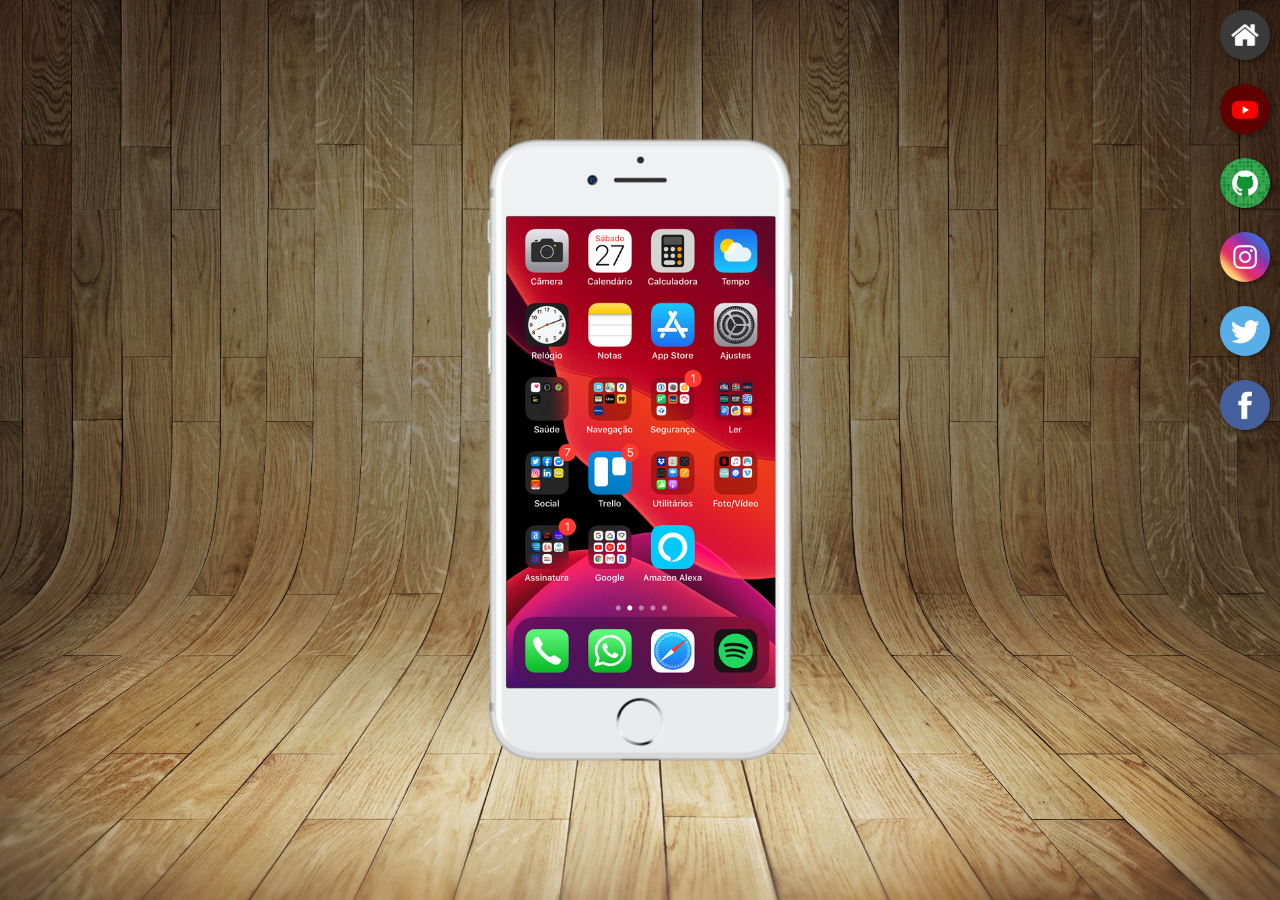
<file: index.html>
<!DOCTYPE html>
<html lang="pt-br">
<head>
    <meta charset="UTF-8">
    <meta name="viewport" content="width=device-width, initial-scale=1.0">
    <link rel="shortcut icon" href="favicon.ico" type="image/x-icon">
    <link rel="stylesheet" href="styles/style.css">
    <title>Projeto Redes Sociais</title>
</head>
<body>
    <main>
        <section id="telefone">
            <iframe src="home.html" name="tela" id="tela" frameborder="0"></iframe>
        </section>

        <section id="redes-sociais">
            <a href="home.html" target="tela"><img src="imagens/logo-home.jpg" alt="home"></a> <br>
            <a href="youtube.html" target="tela"><img src="imagens/logo-youtube.jpg" alt="youtube"></a> <br>
            <a href="github.html" target="tela"><img src="imagens/logo-github.jpg" alt="github"></a> <br>
            <a href="instagram.html" target="tela"><img src="imagens/logo-instagram.jpg" alt="instagram"></a> <br>
            <a href="twitter.html" target="tela"><img src="imagens/logo-twitter.jpg" alt="twitter"></a> <br>
            <a href="facebook.html" target="tela"><img src="imagens/logo-facebook.jpg" alt="facebook"></a> <br>
        </section>
    </main>
</body>
</html>
</file>
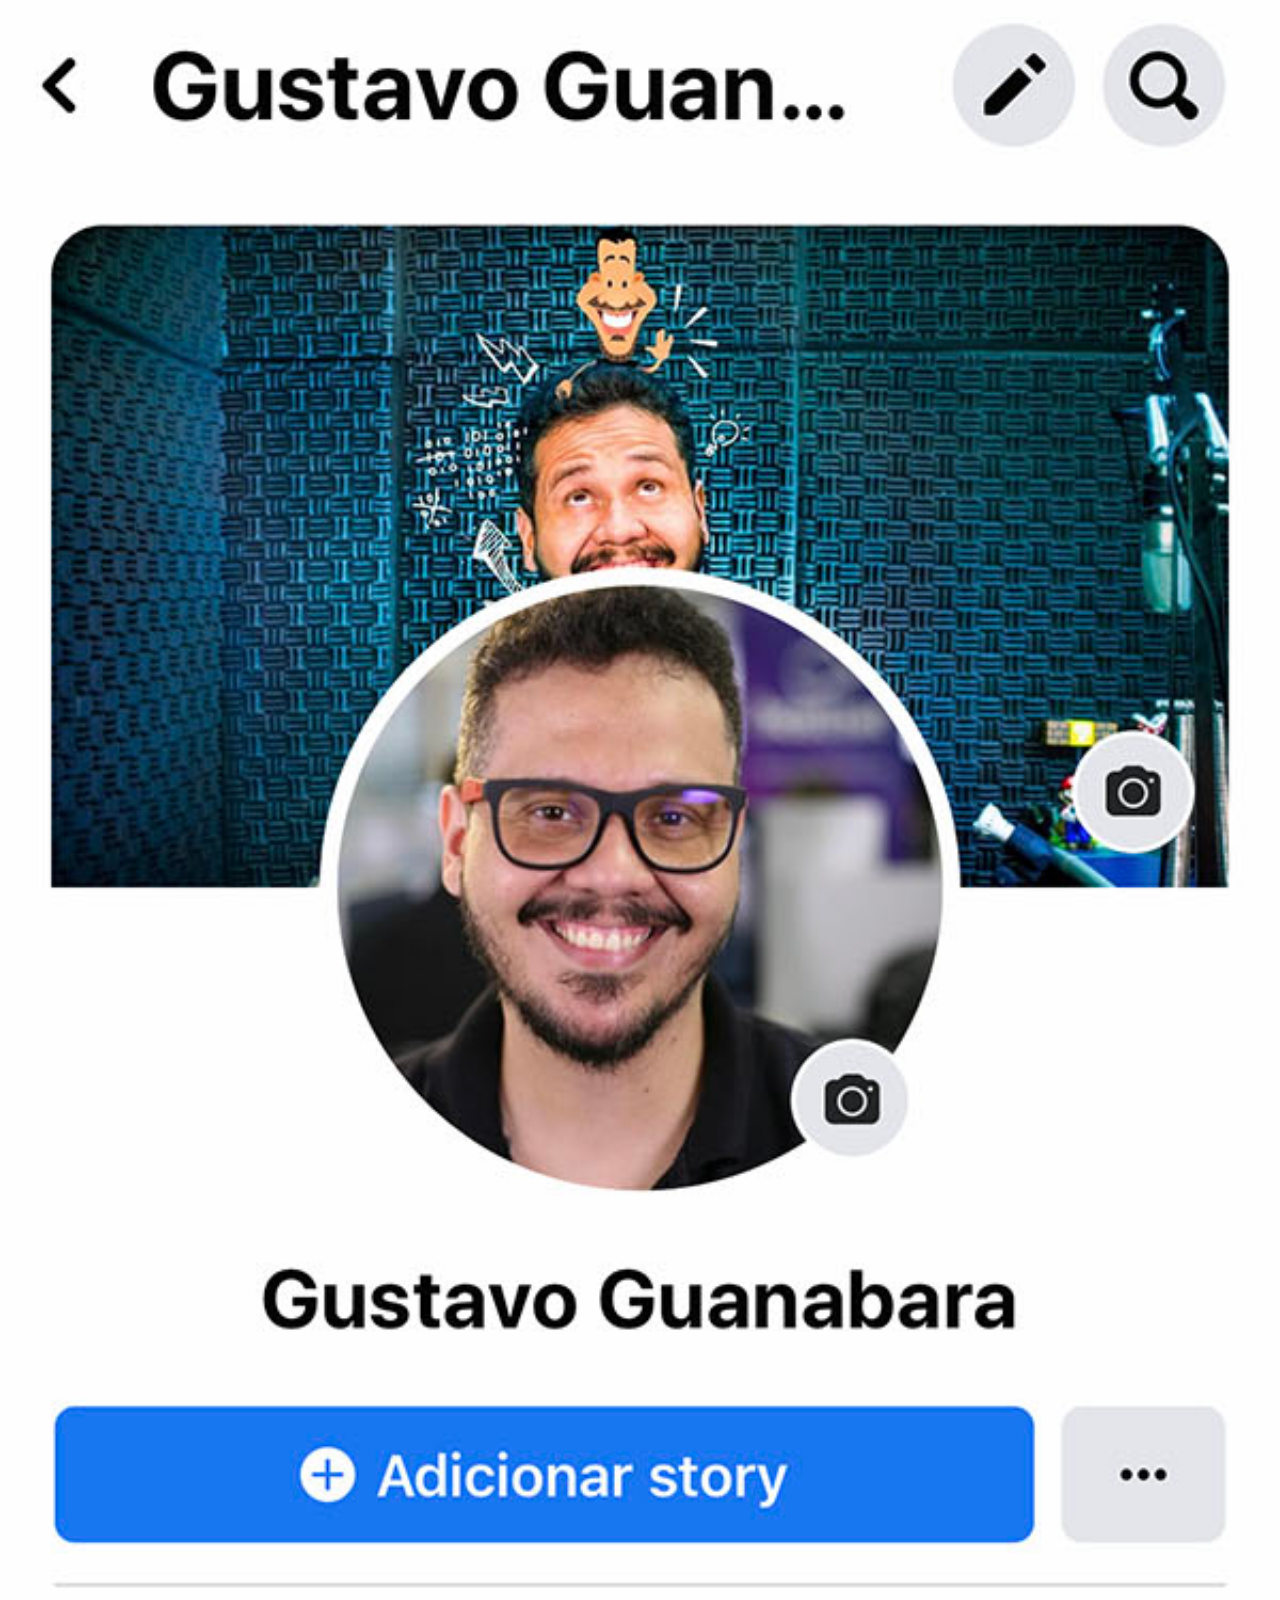
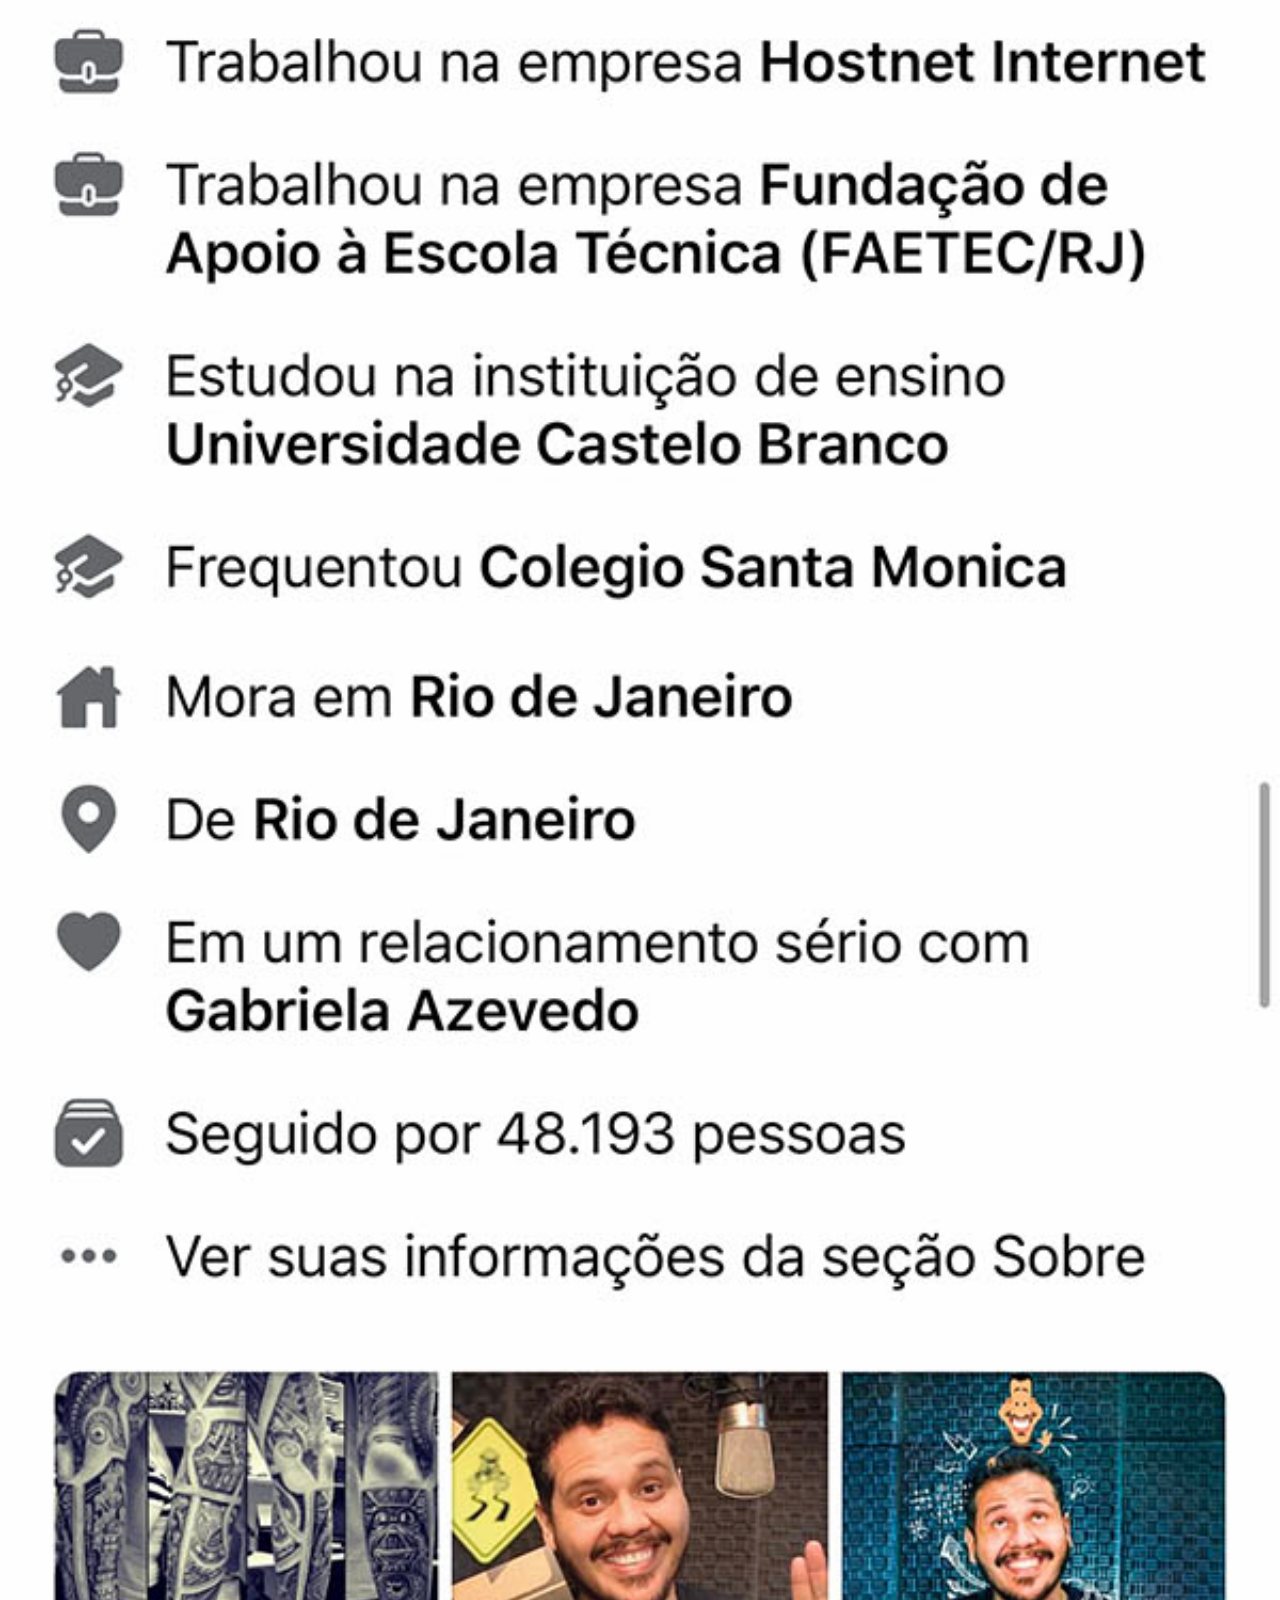
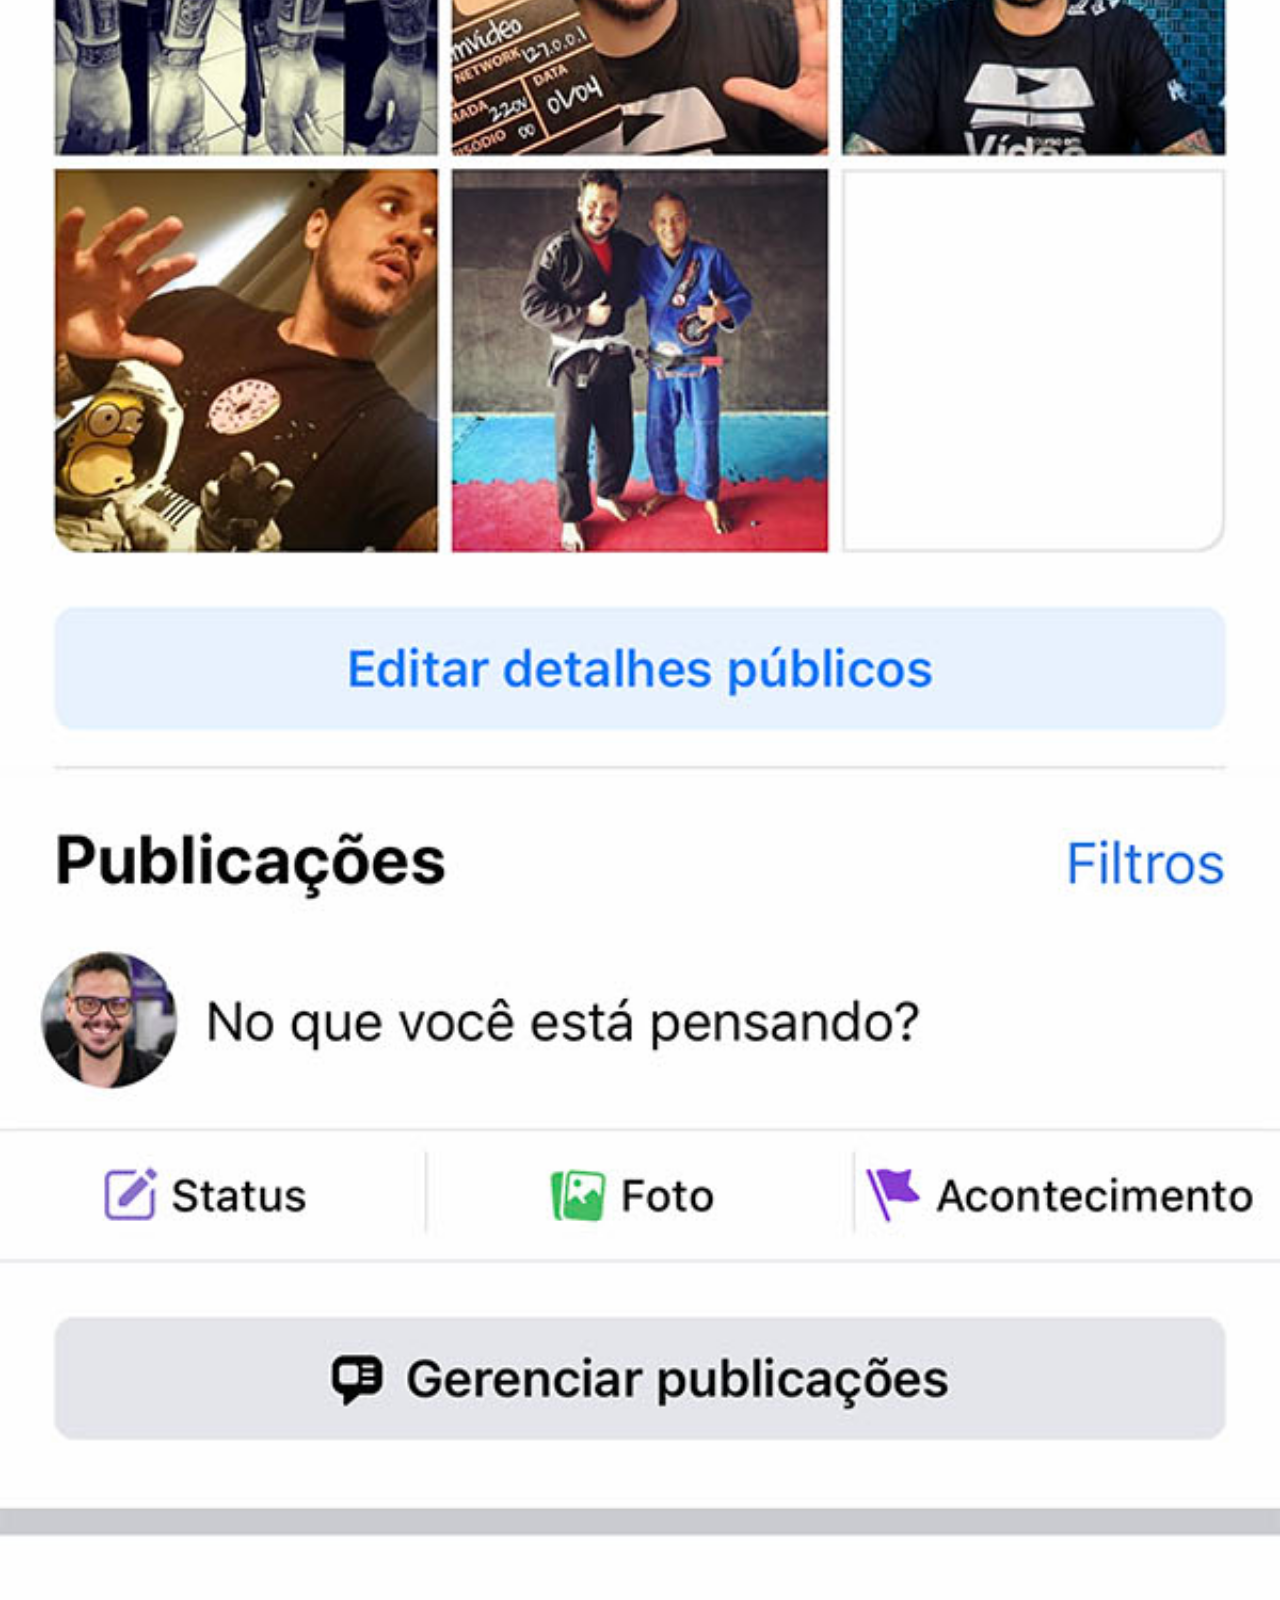
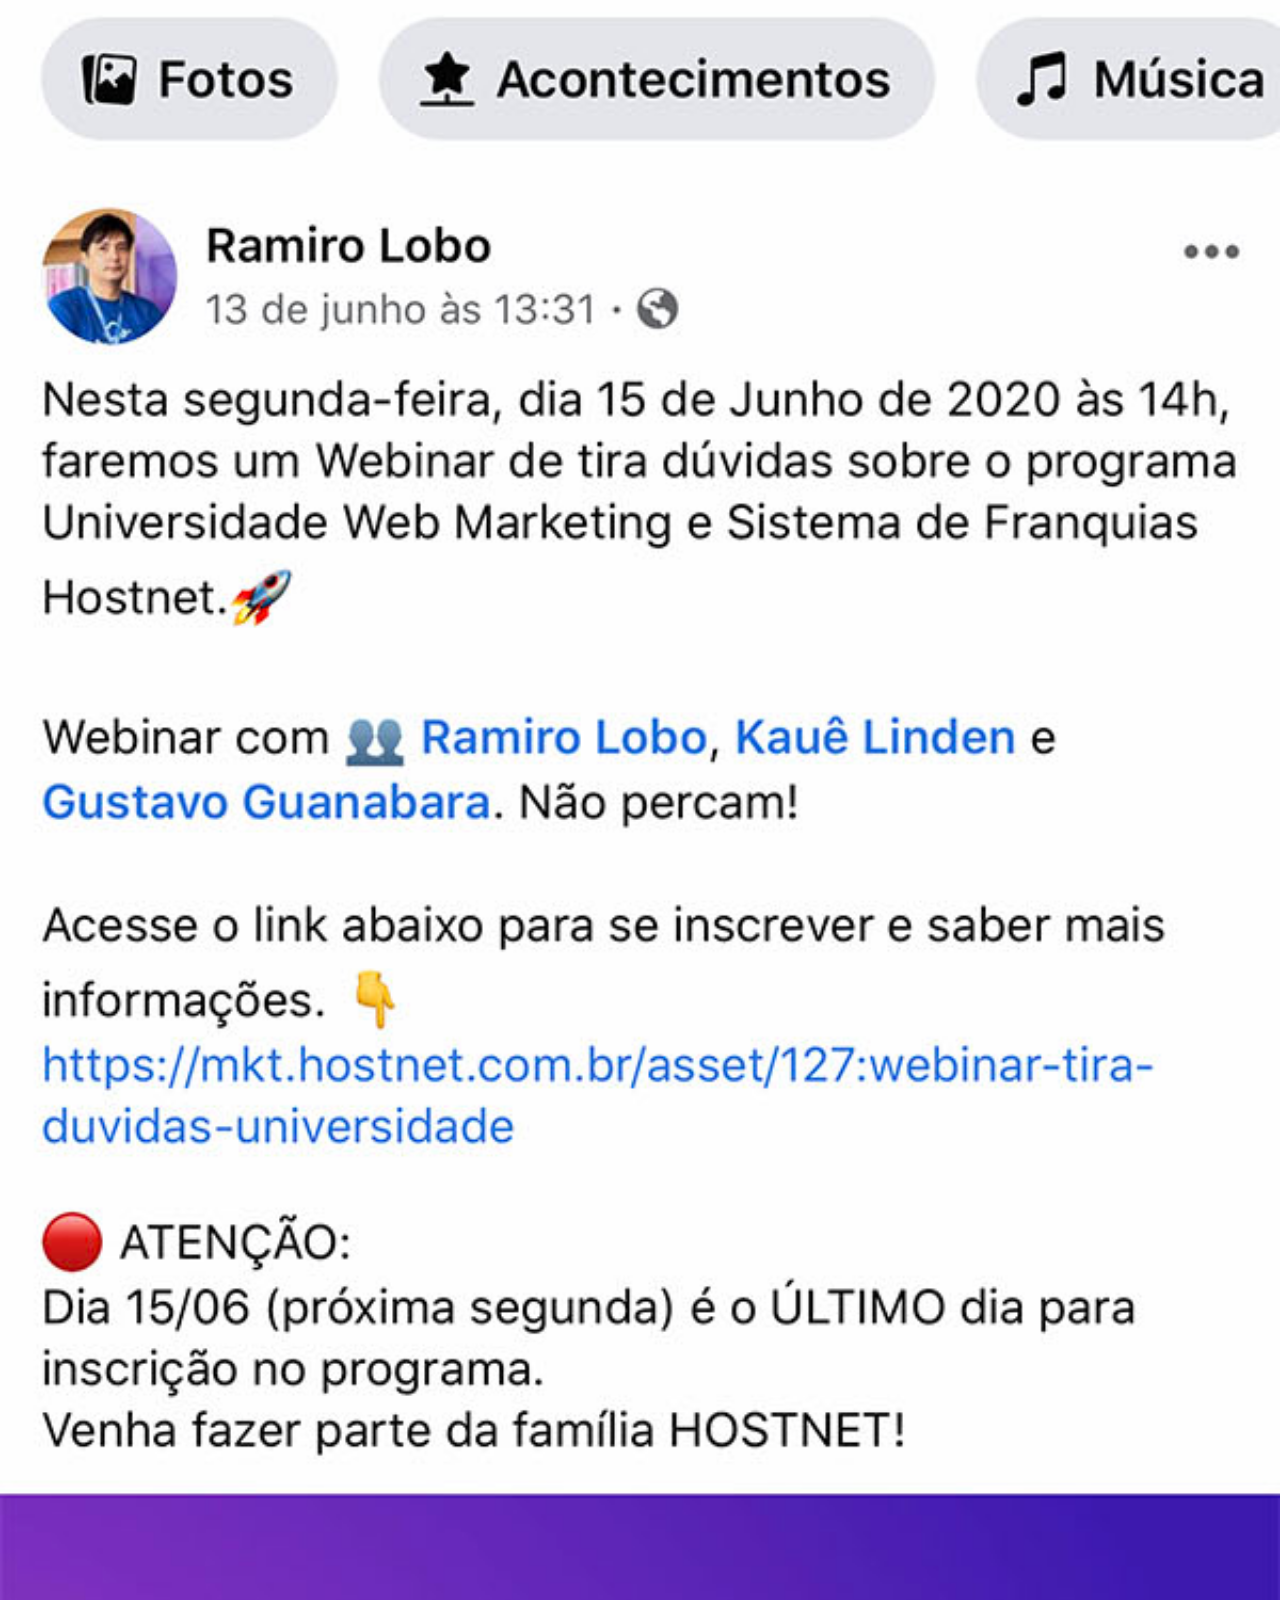
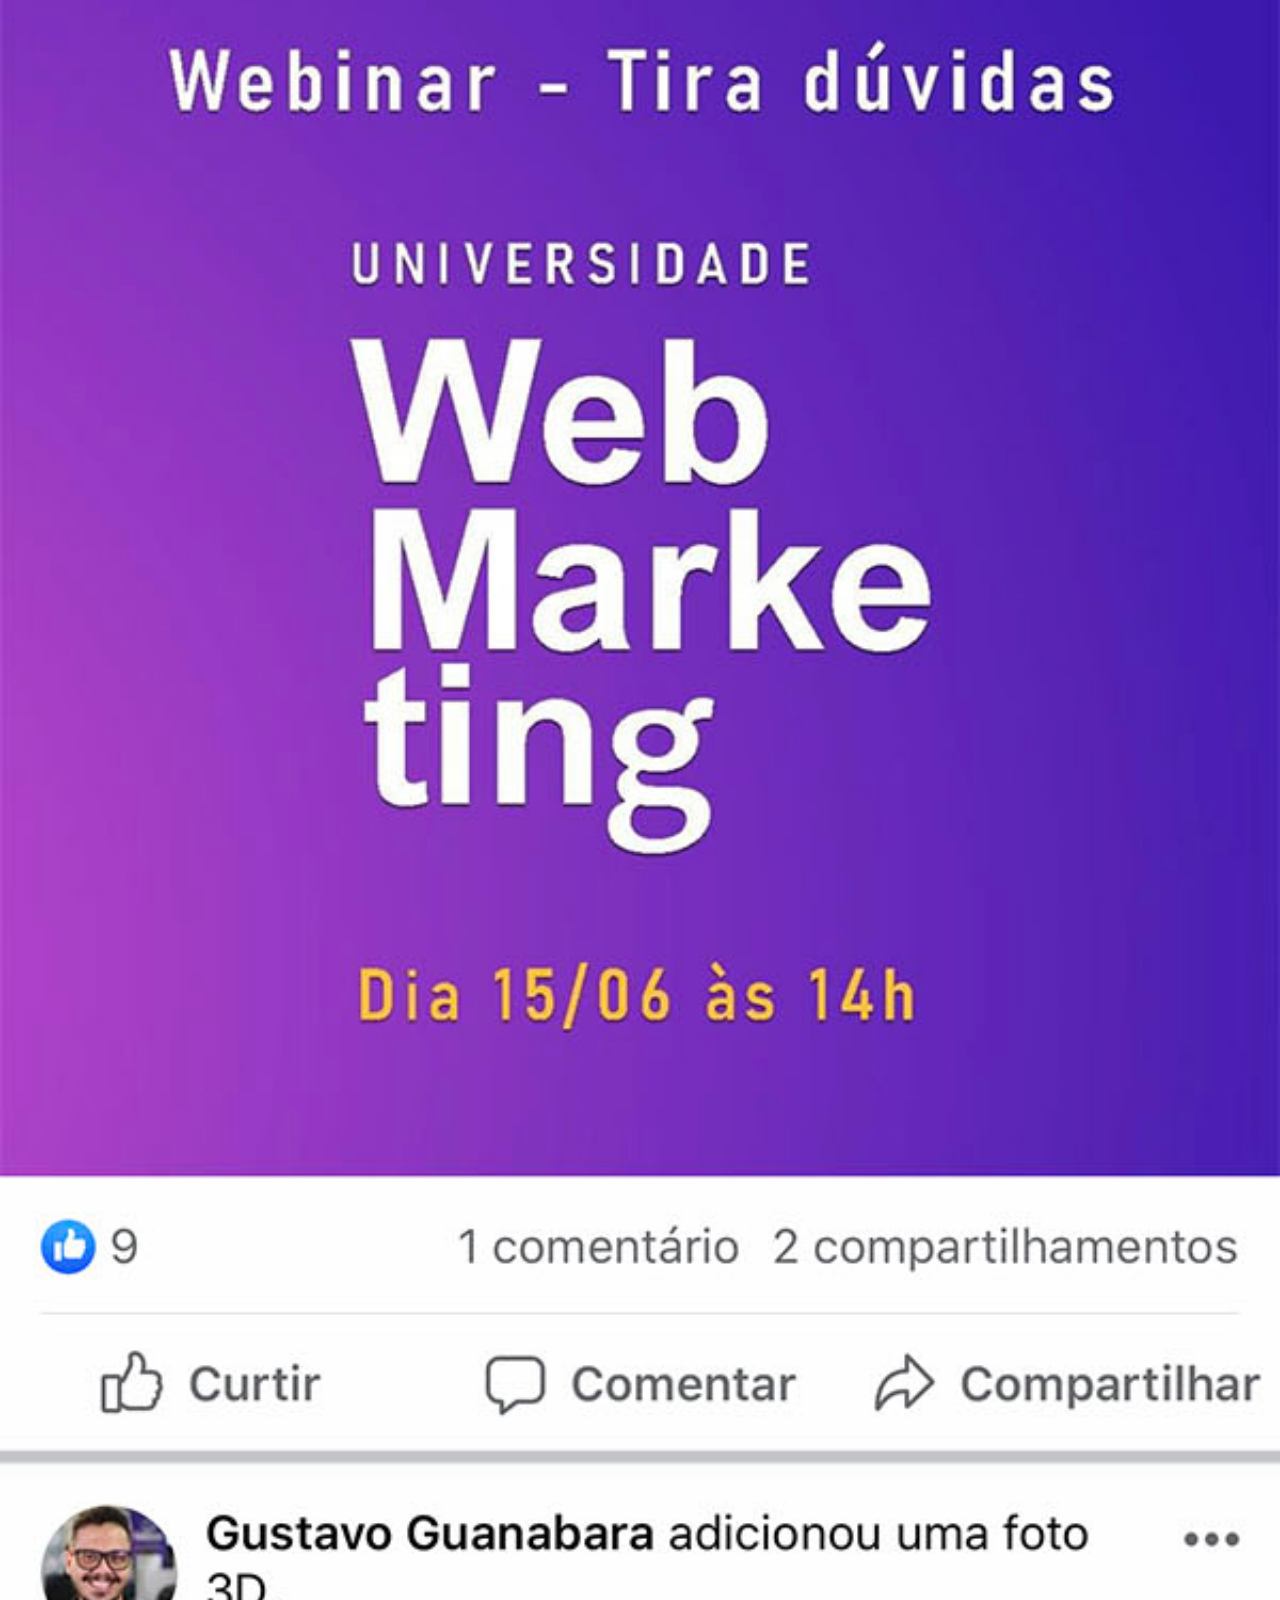
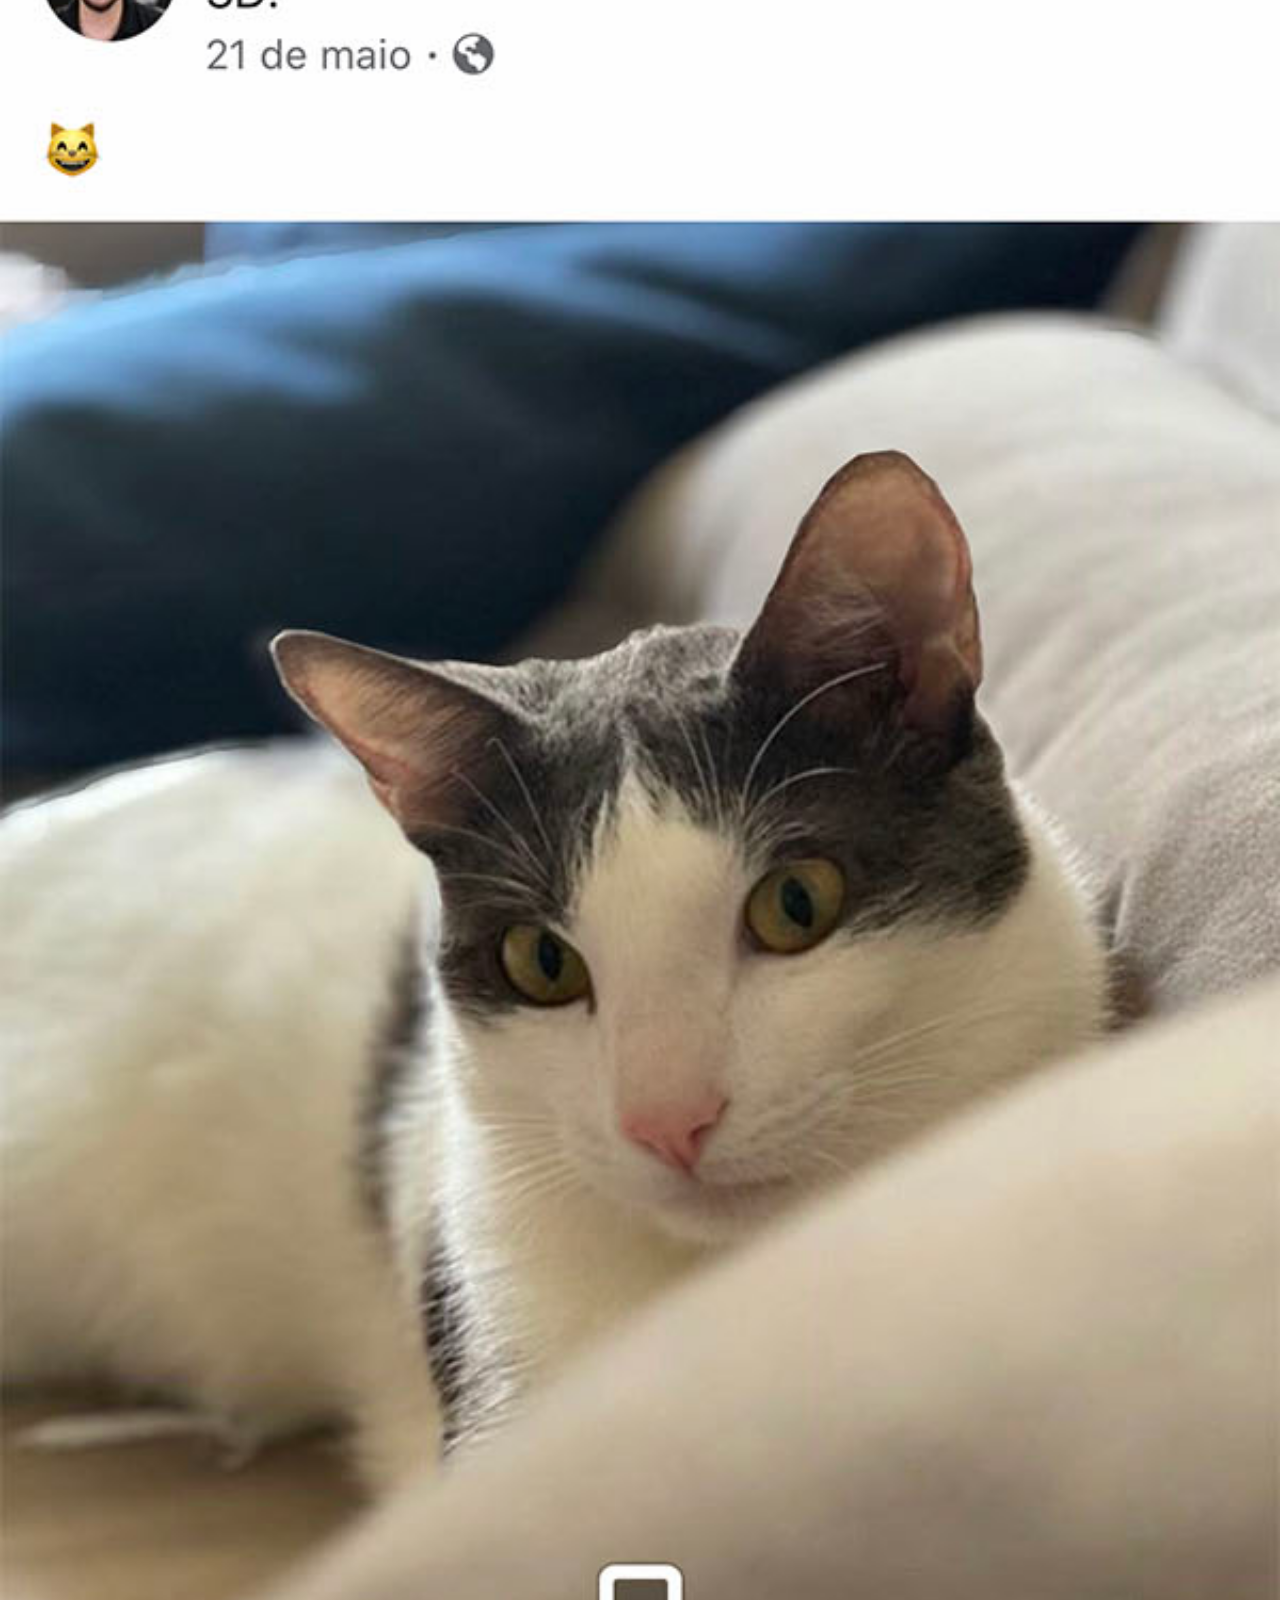
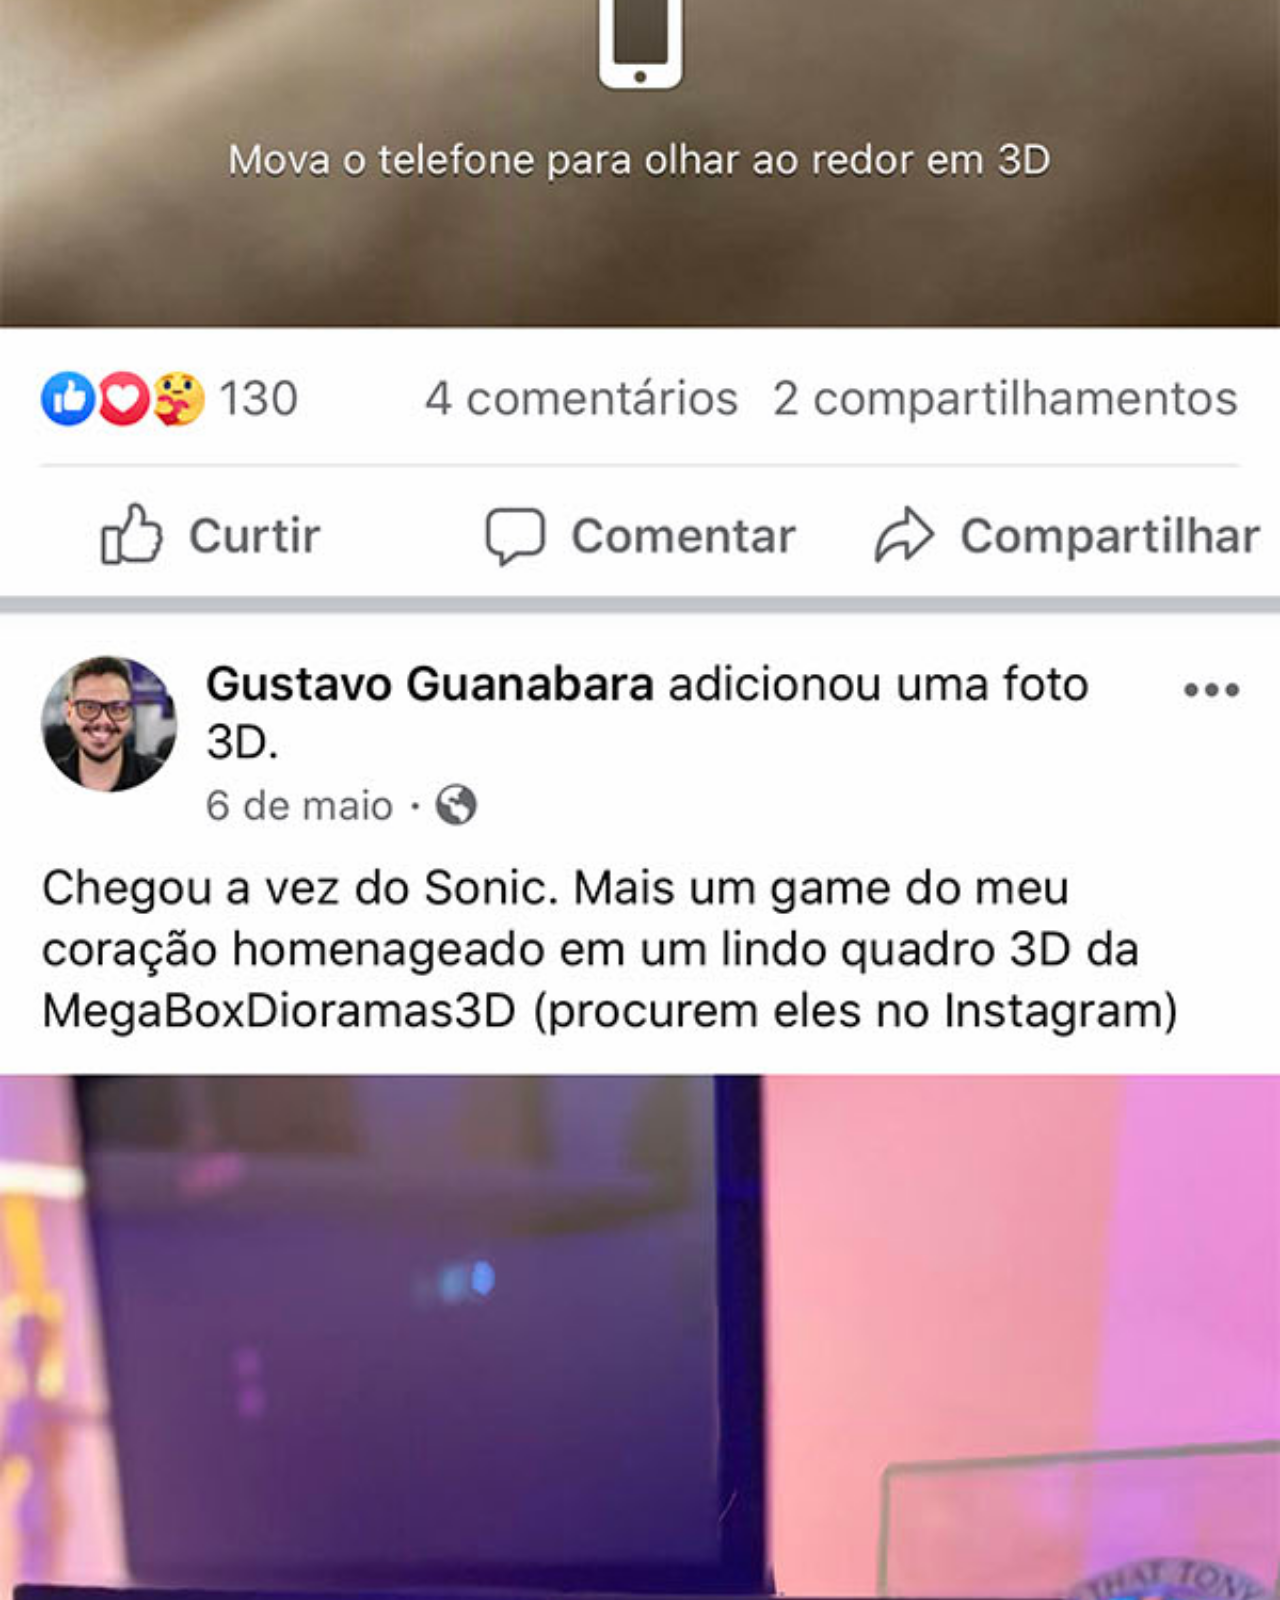
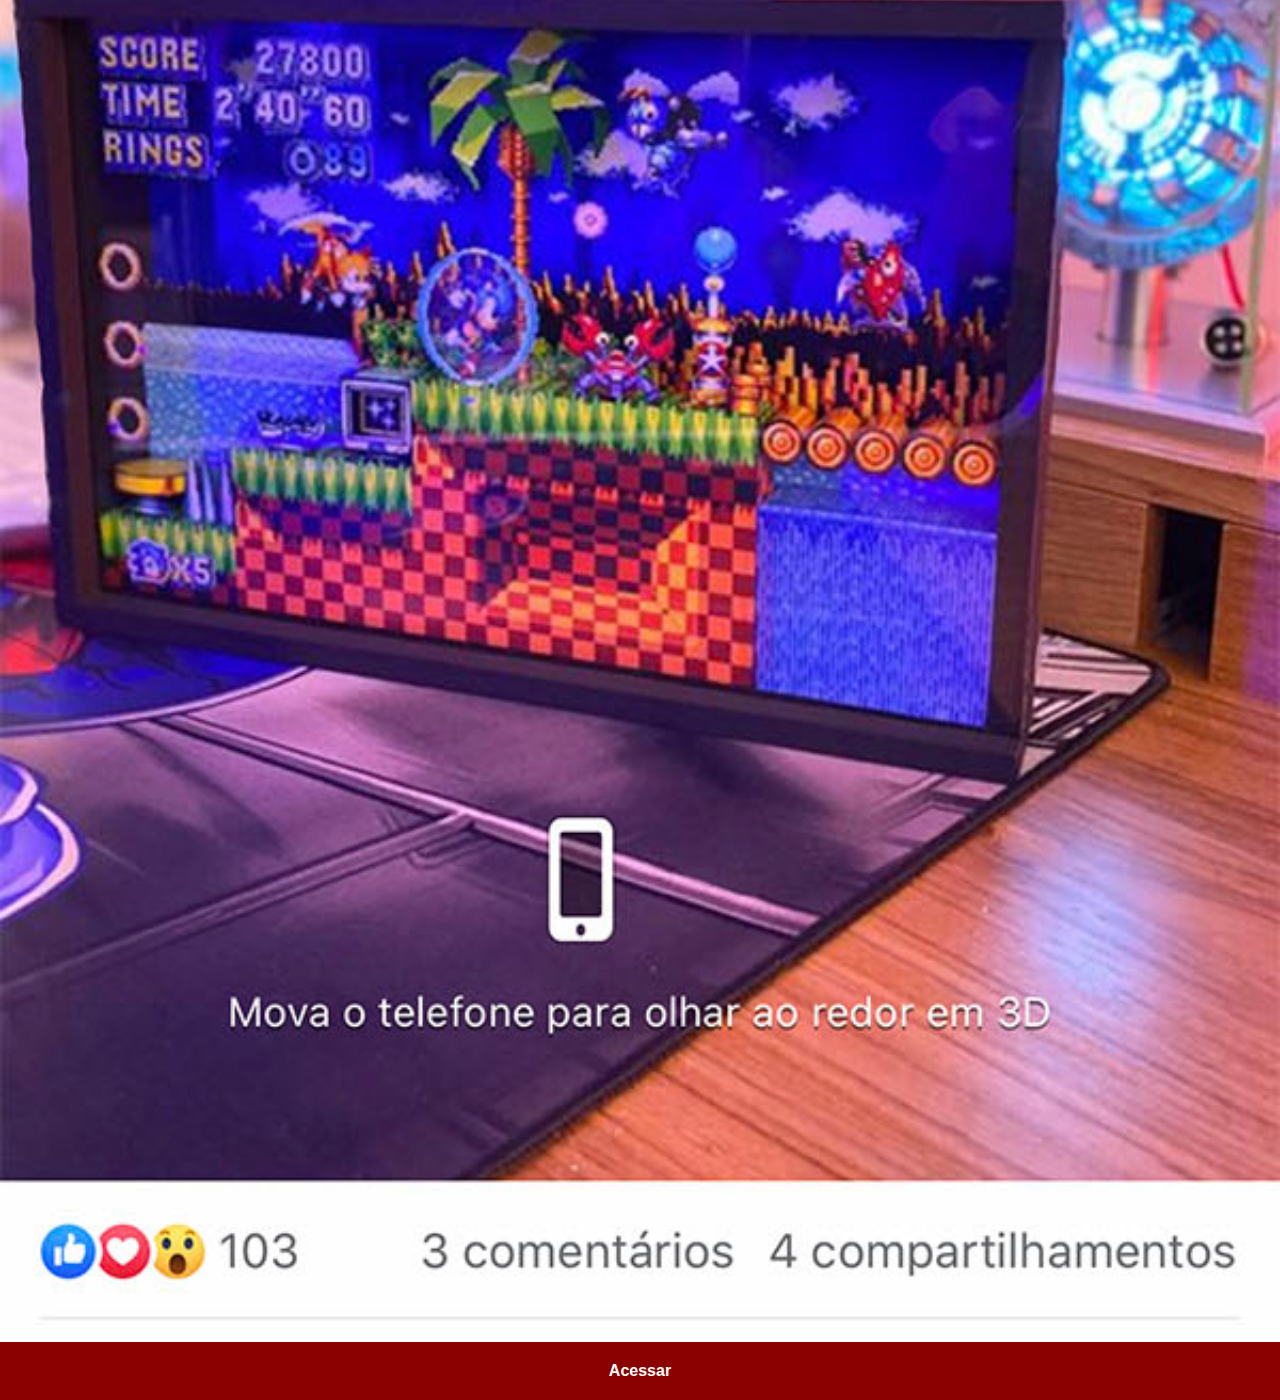
<file: facebook.html>
<!DOCTYPE html>
<html lang="en">
<head>
    <meta charset="UTF-8">
    <meta name="viewport" content="width=device-width, initial-scale=1.0">
    <title>facebook</title>

     <link rel="stylesheet" href="styles/social.css">
</head>
<body>
    <img src="imagens/tela-facebook.jpg" alt="">
    <a href="https://www.facebook.com/" target="_blank">Acessar</a>
</body>
</html>
</file>
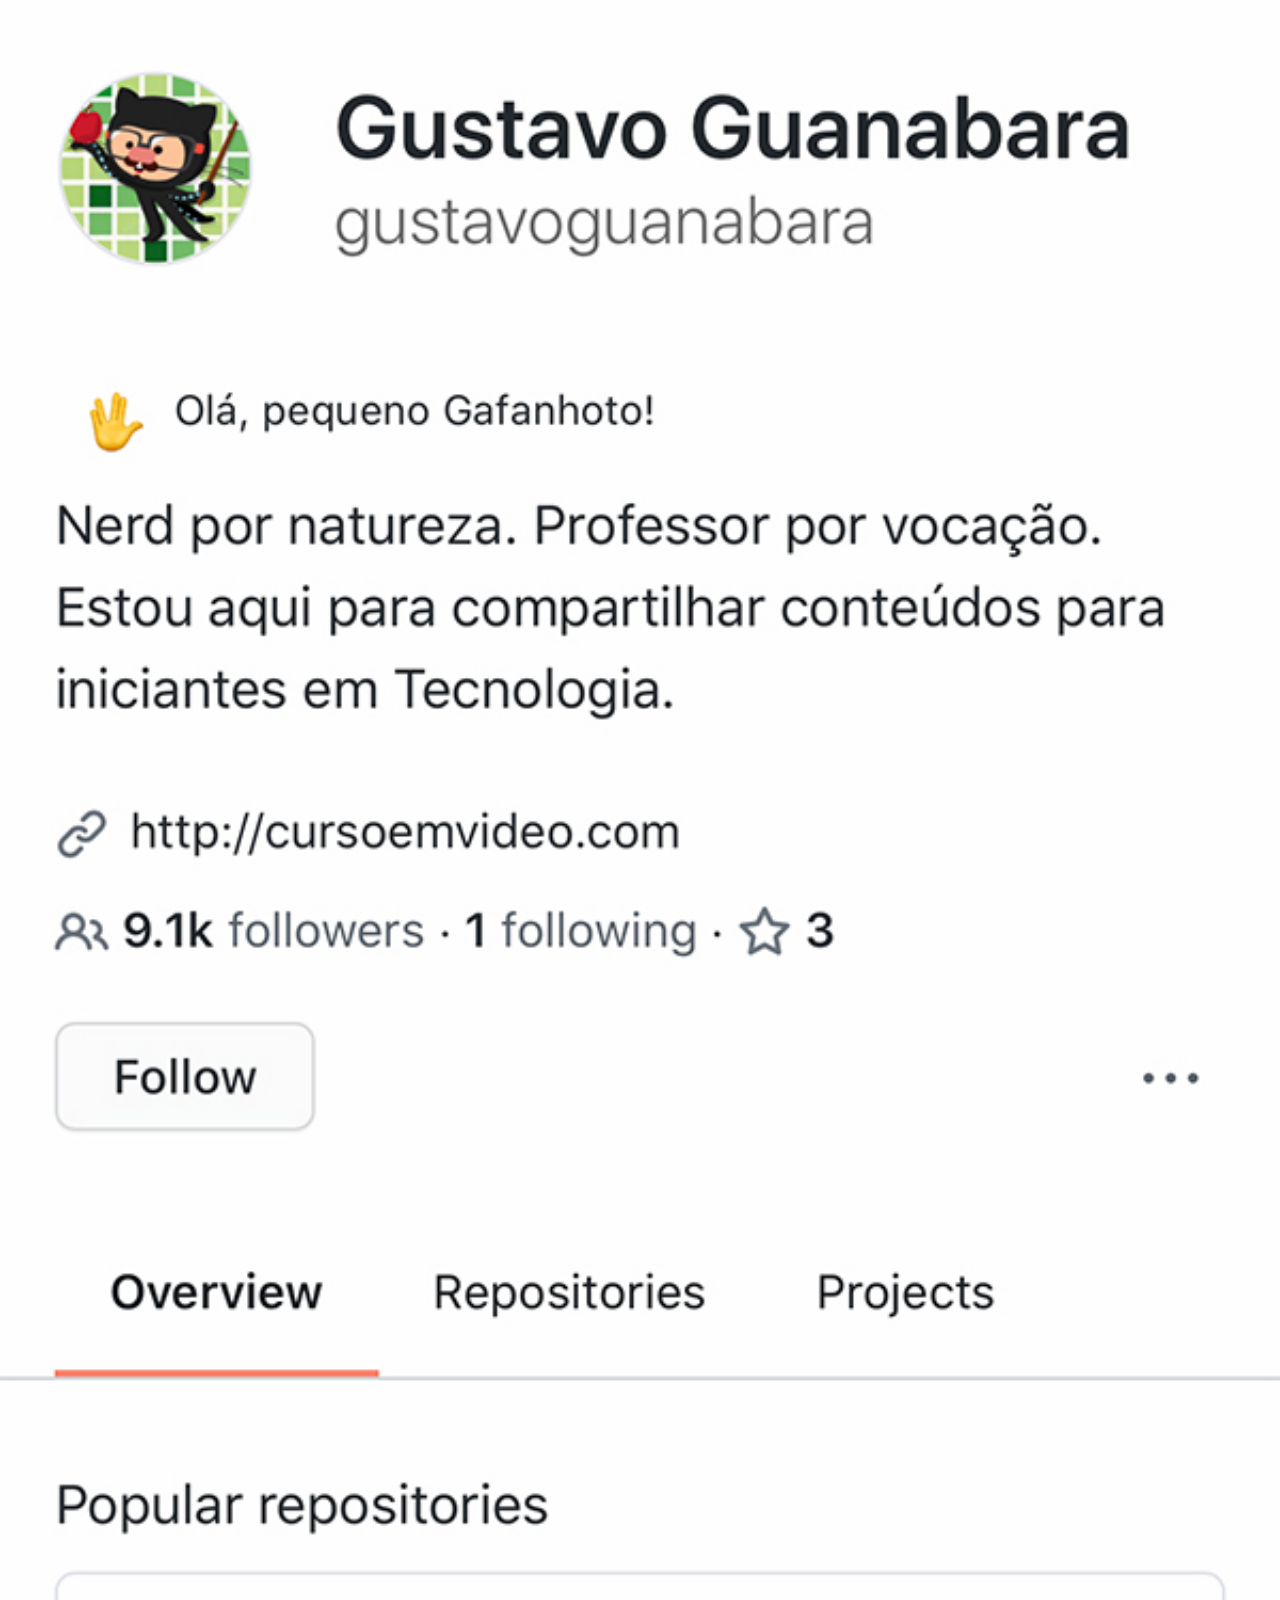
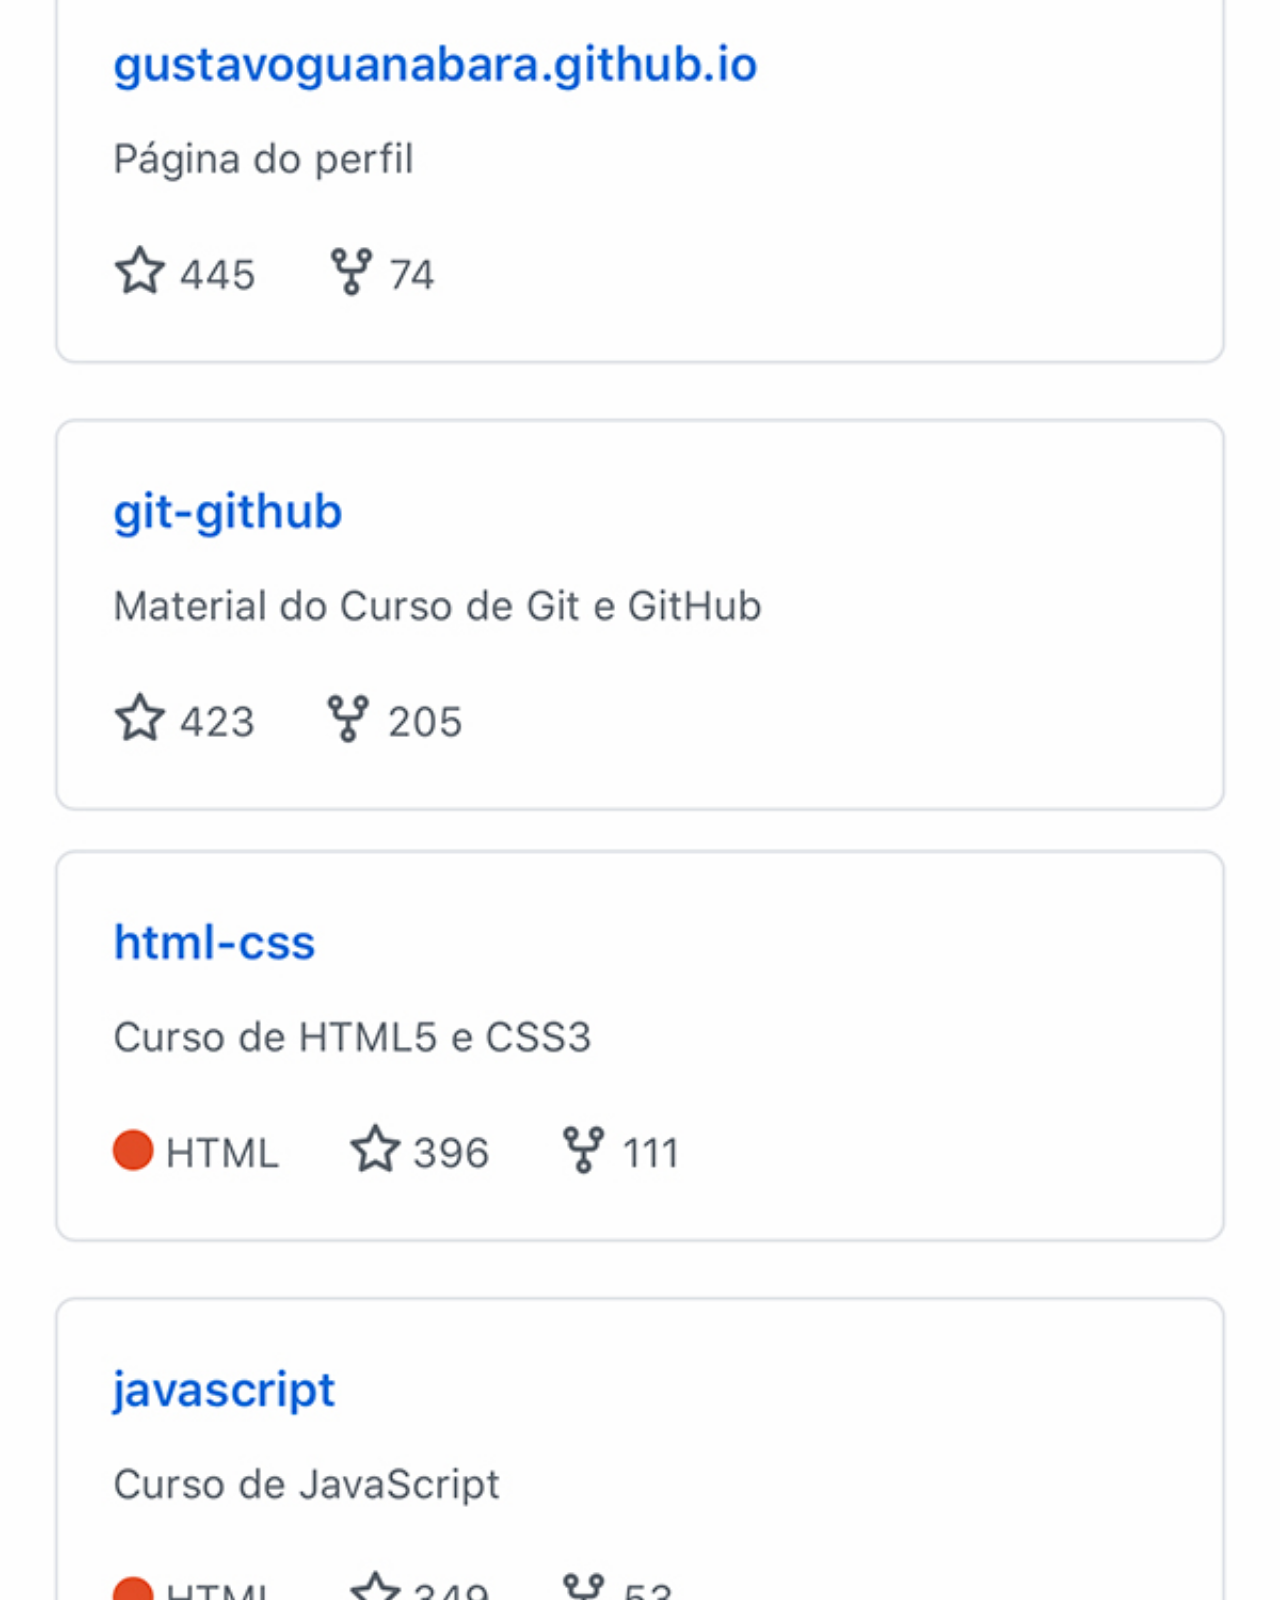
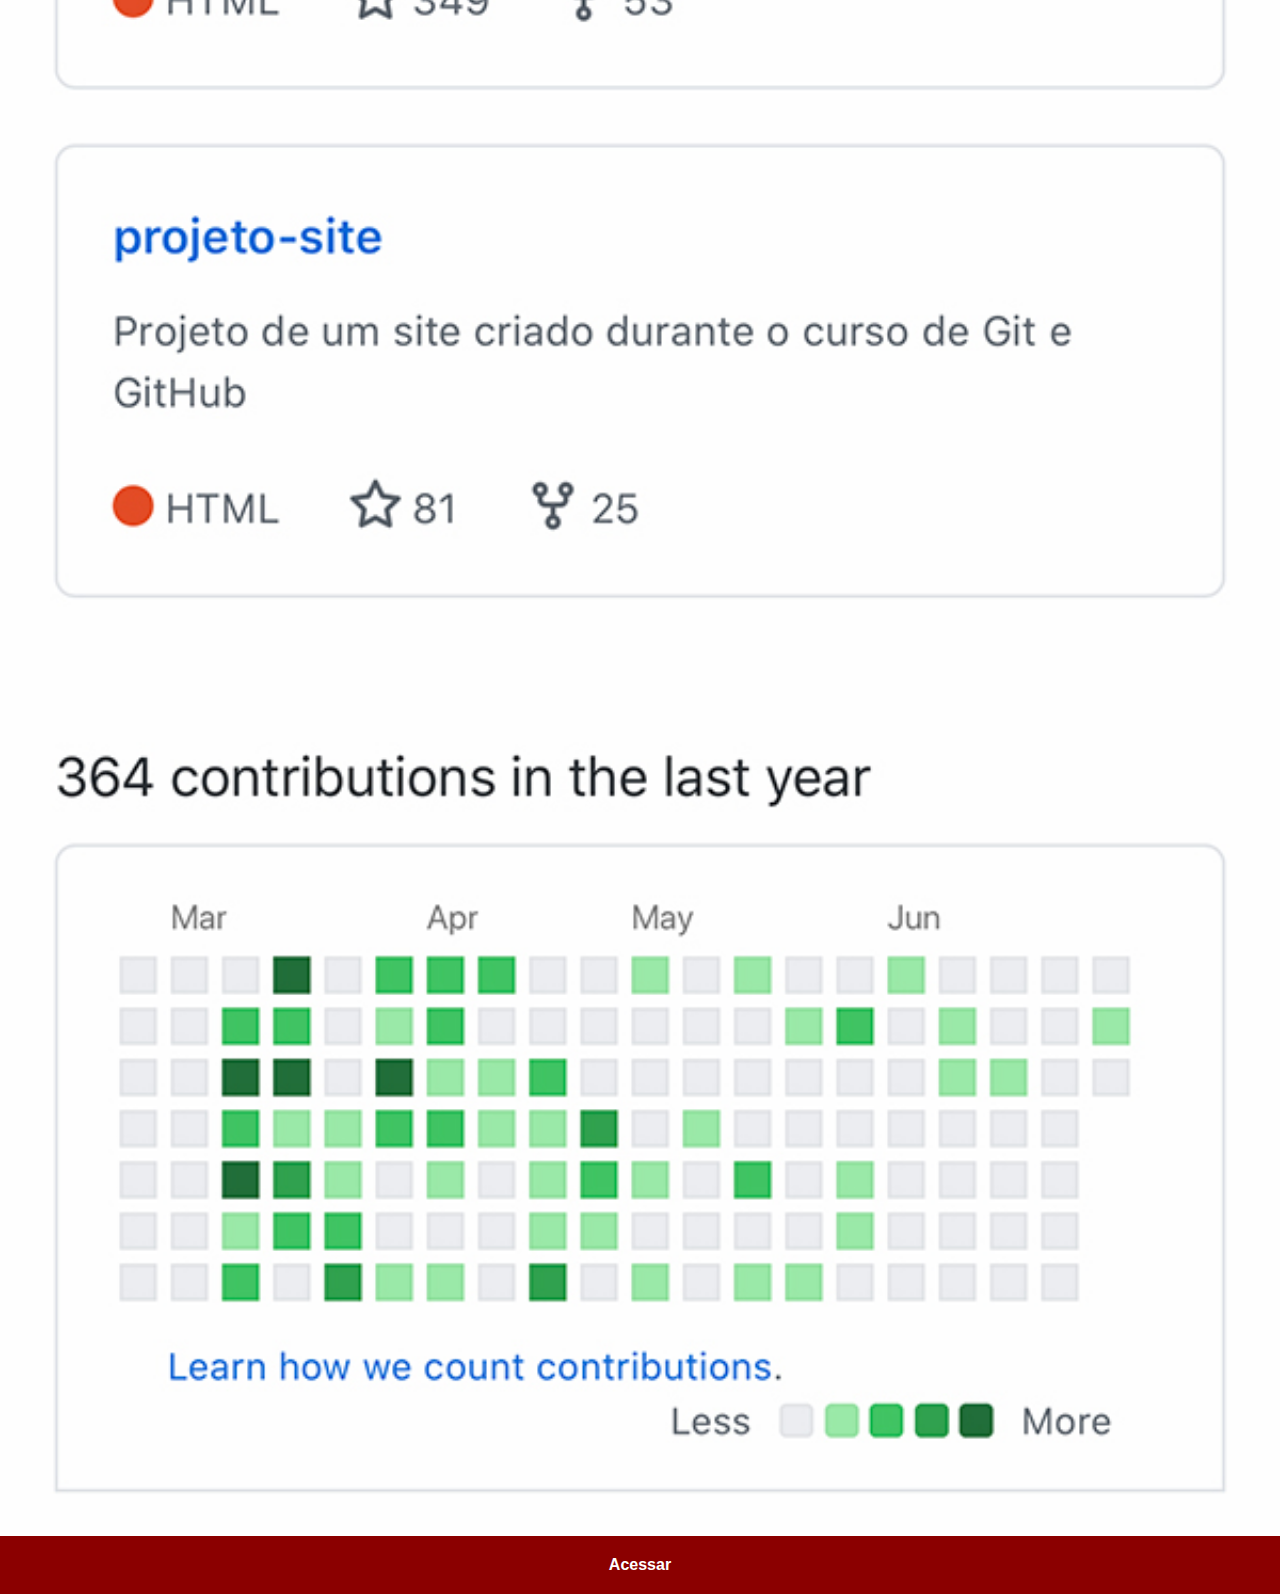
<file: github.html>
<!DOCTYPE html>
<html lang="en">
<head>
    <meta charset="UTF-8">
    <meta name="viewport" content="width=device-width, initial-scale=1.0">
    <title>github</title>

    <link rel="stylesheet" href="styles/social.css">
</head>
<body>
     <img src="imagens/tela-github.jpg" alt="">
     <a href="https://github.com/" target="_blank">Acessar</a>
</body>
</html>
</file>
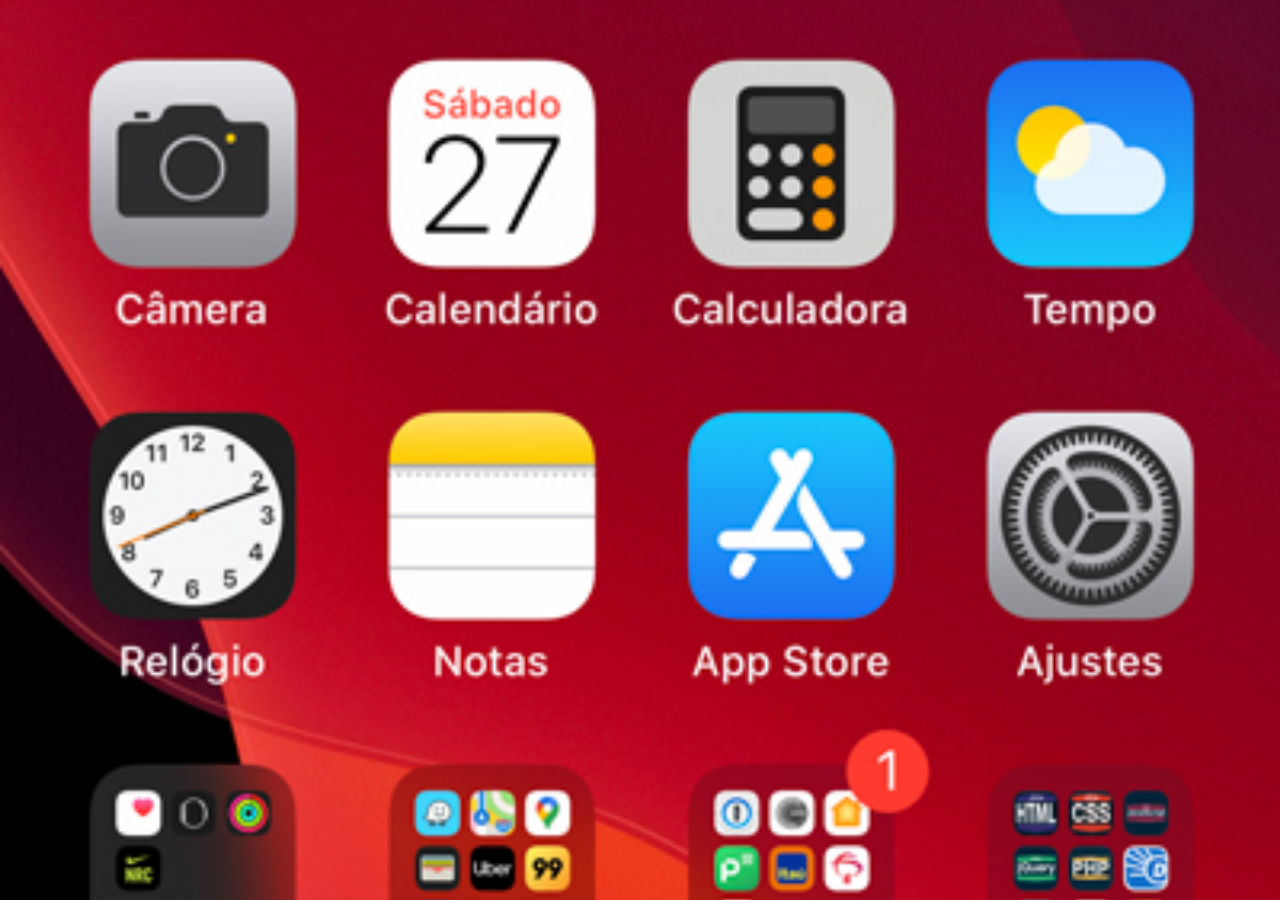
<file: home.html>
<!DOCTYPE html>
<html lang="en">
<head>
    <meta charset="UTF-8">
    <meta name="viewport" content="width=device-width, initial-scale=1.0">
    <title>Home</title>
</head>

<style>
    *{
        margin: 0px;
        padding: 0px;
    }

    body {
        width: 100vw;
        height: 100vh;
        background: black url('imagens/tela-home.jpg') no-repeat
      top center;

      background-size: cover;
    }
</style>
<body>
    
</body>
</html>
</file>
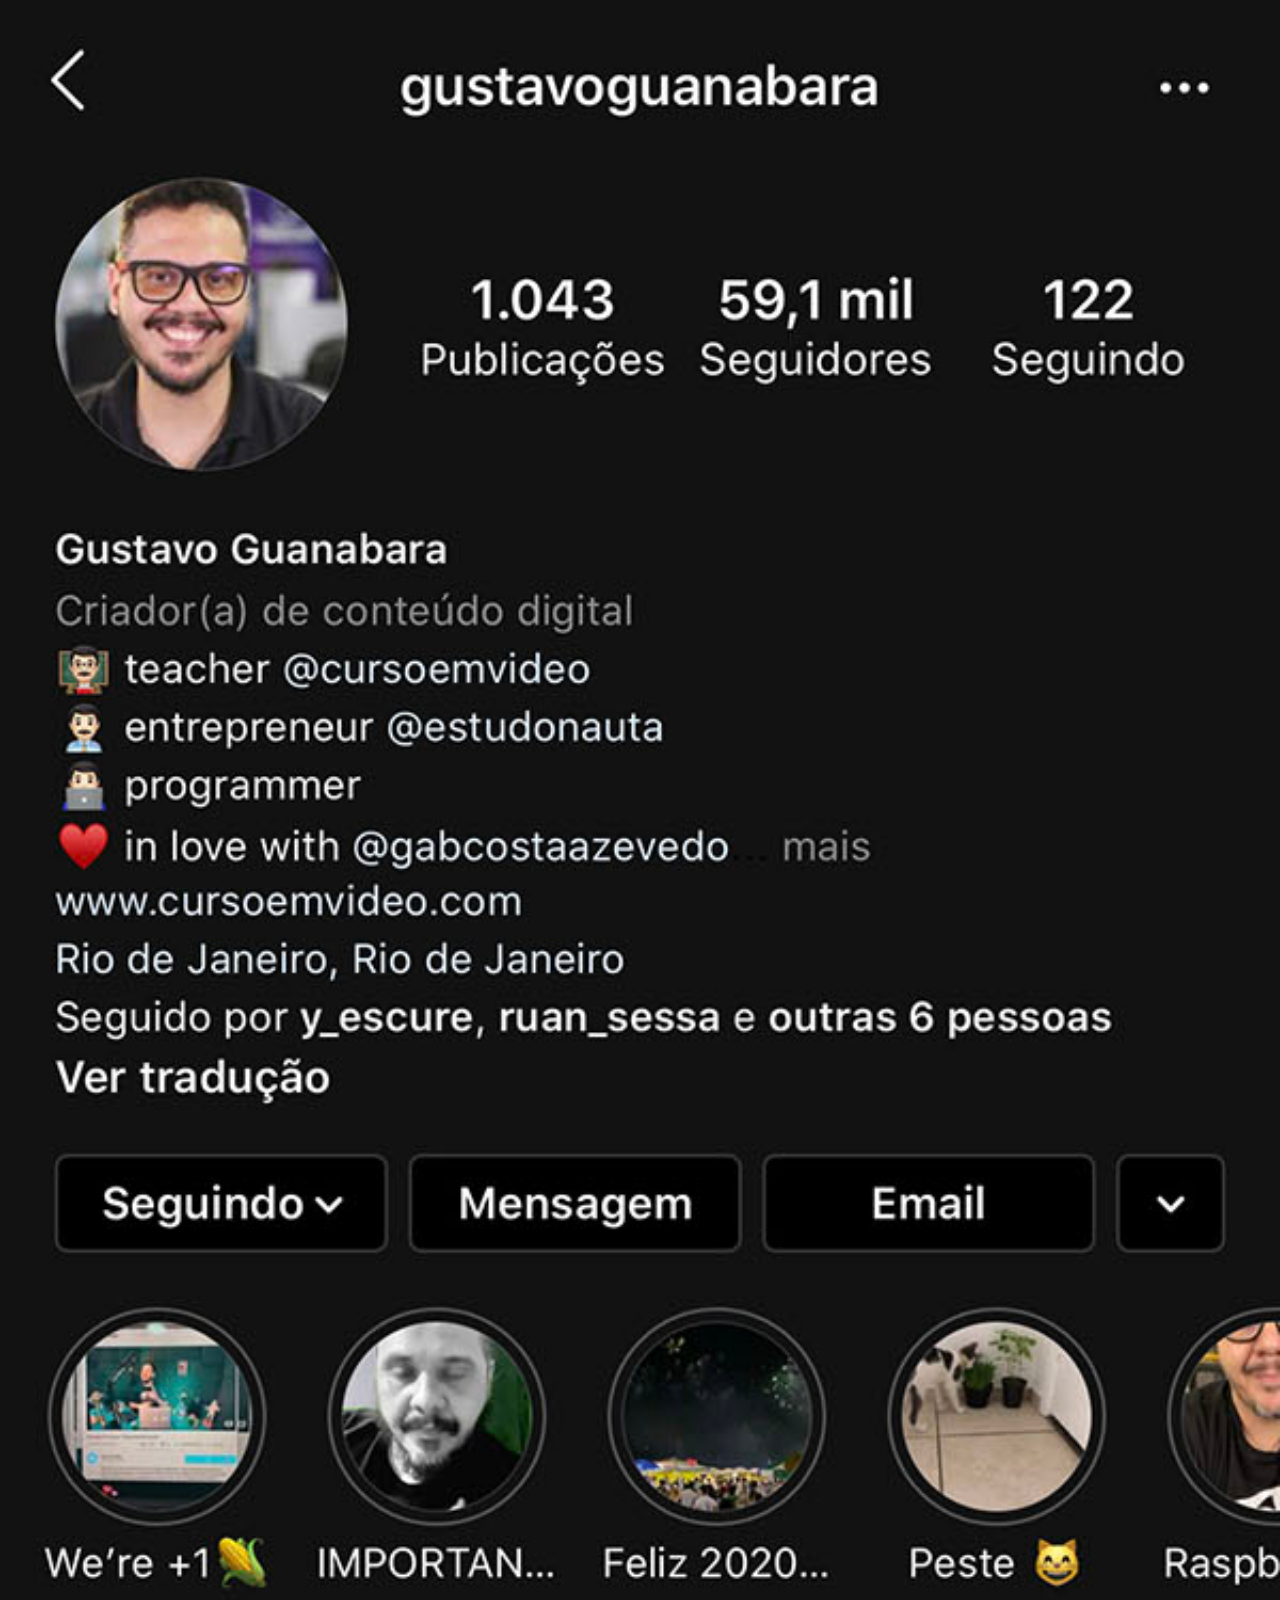
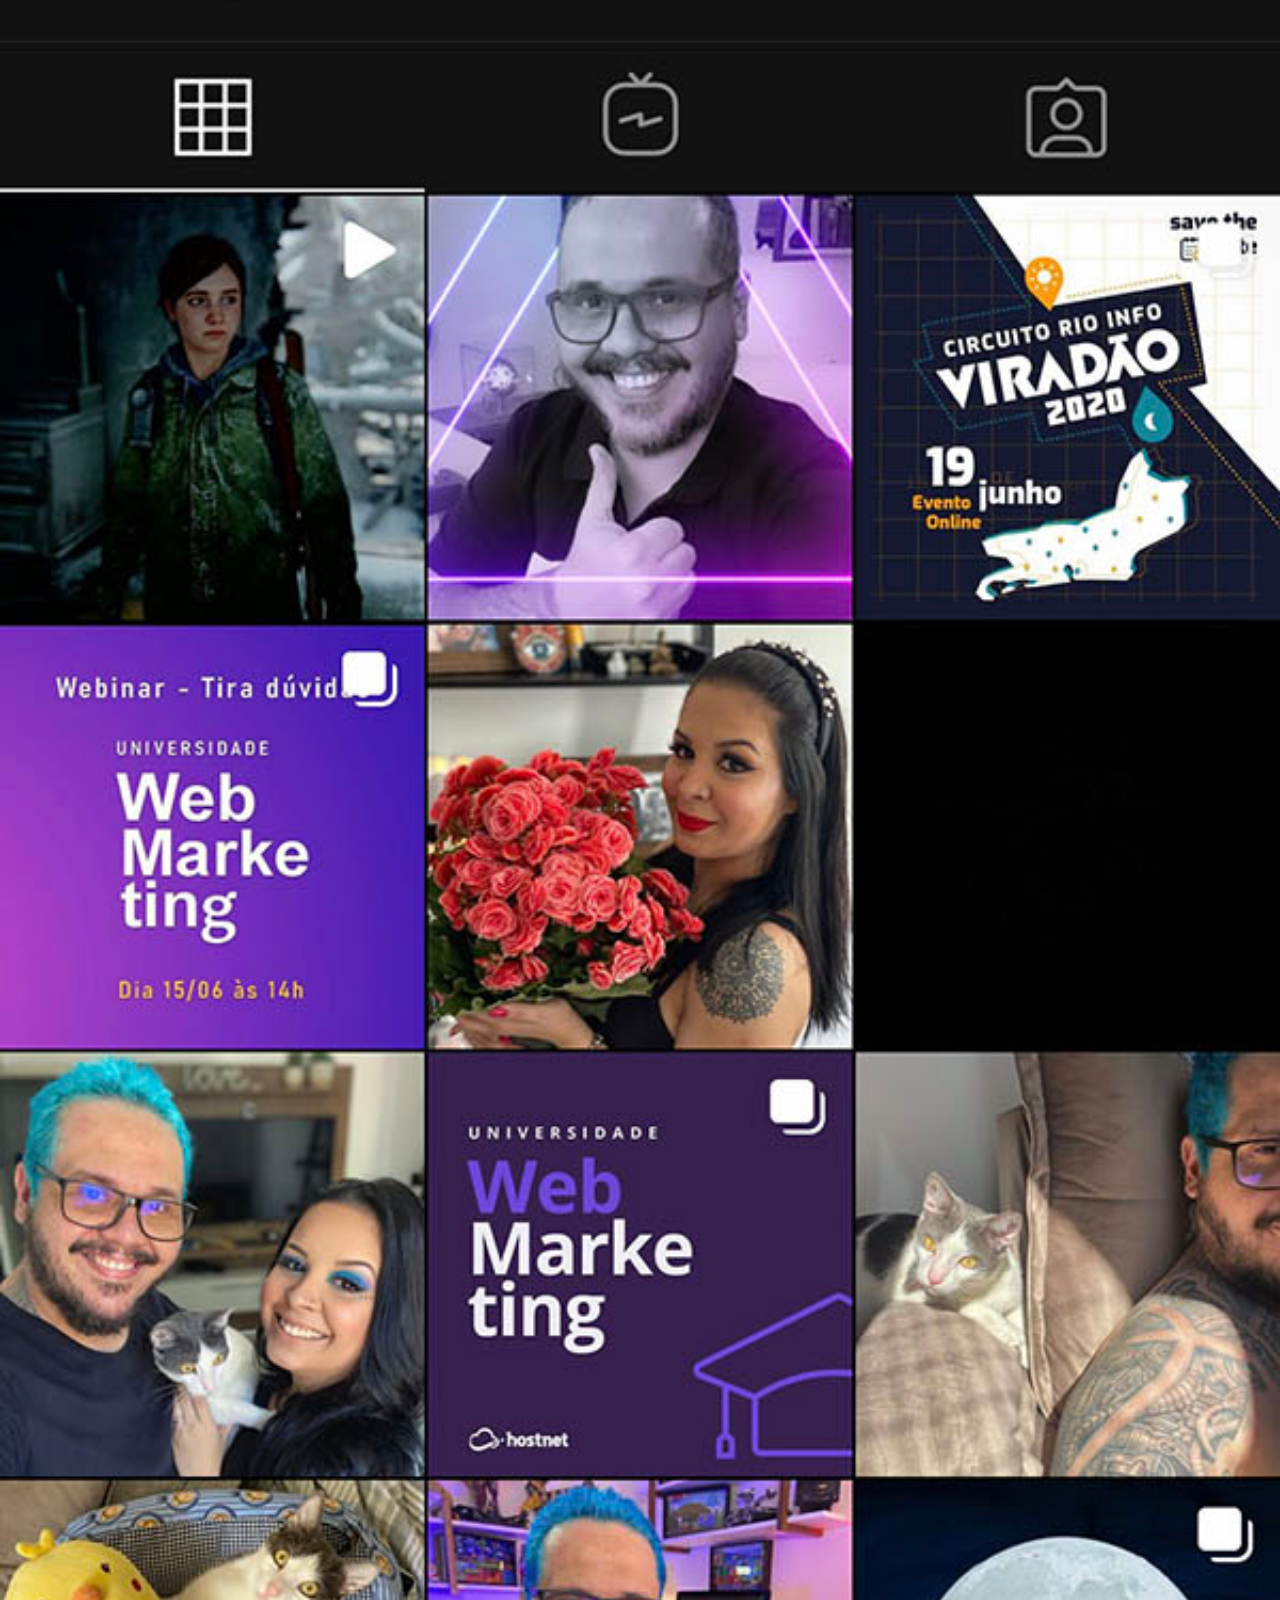
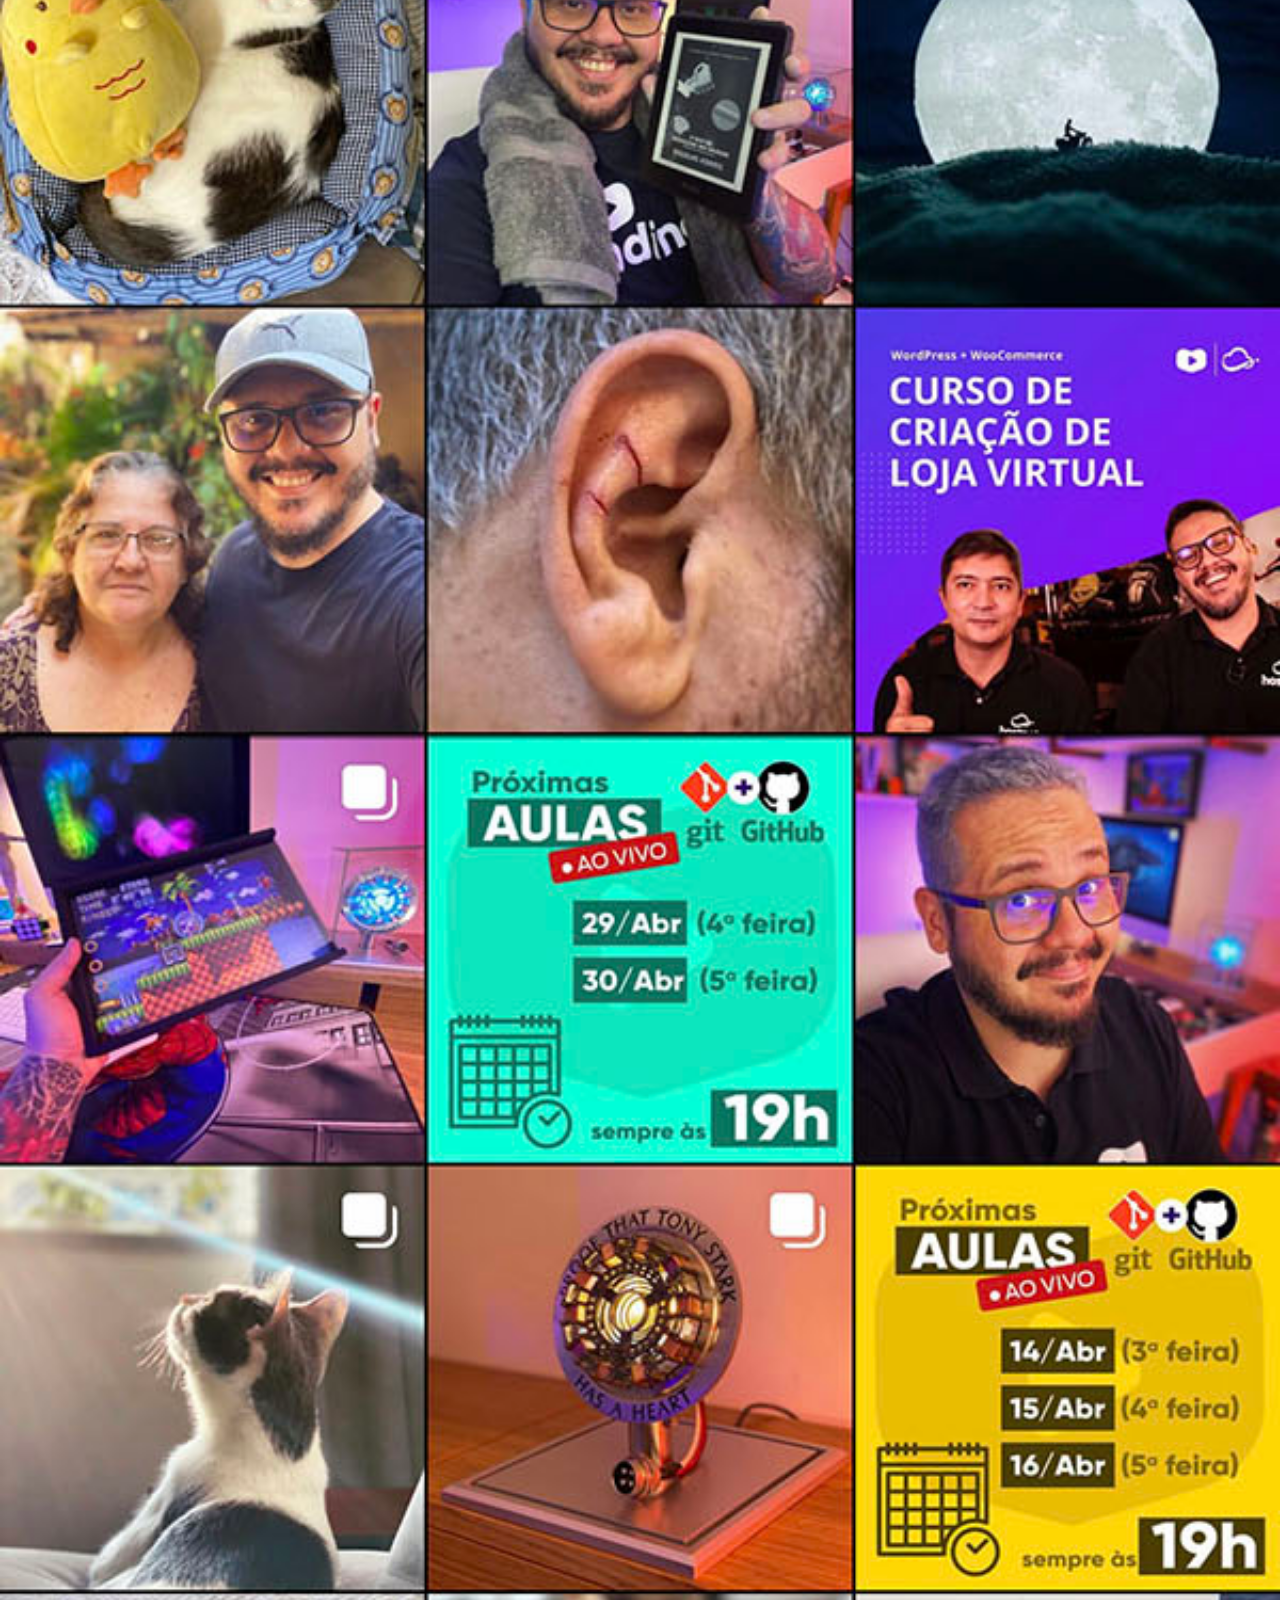
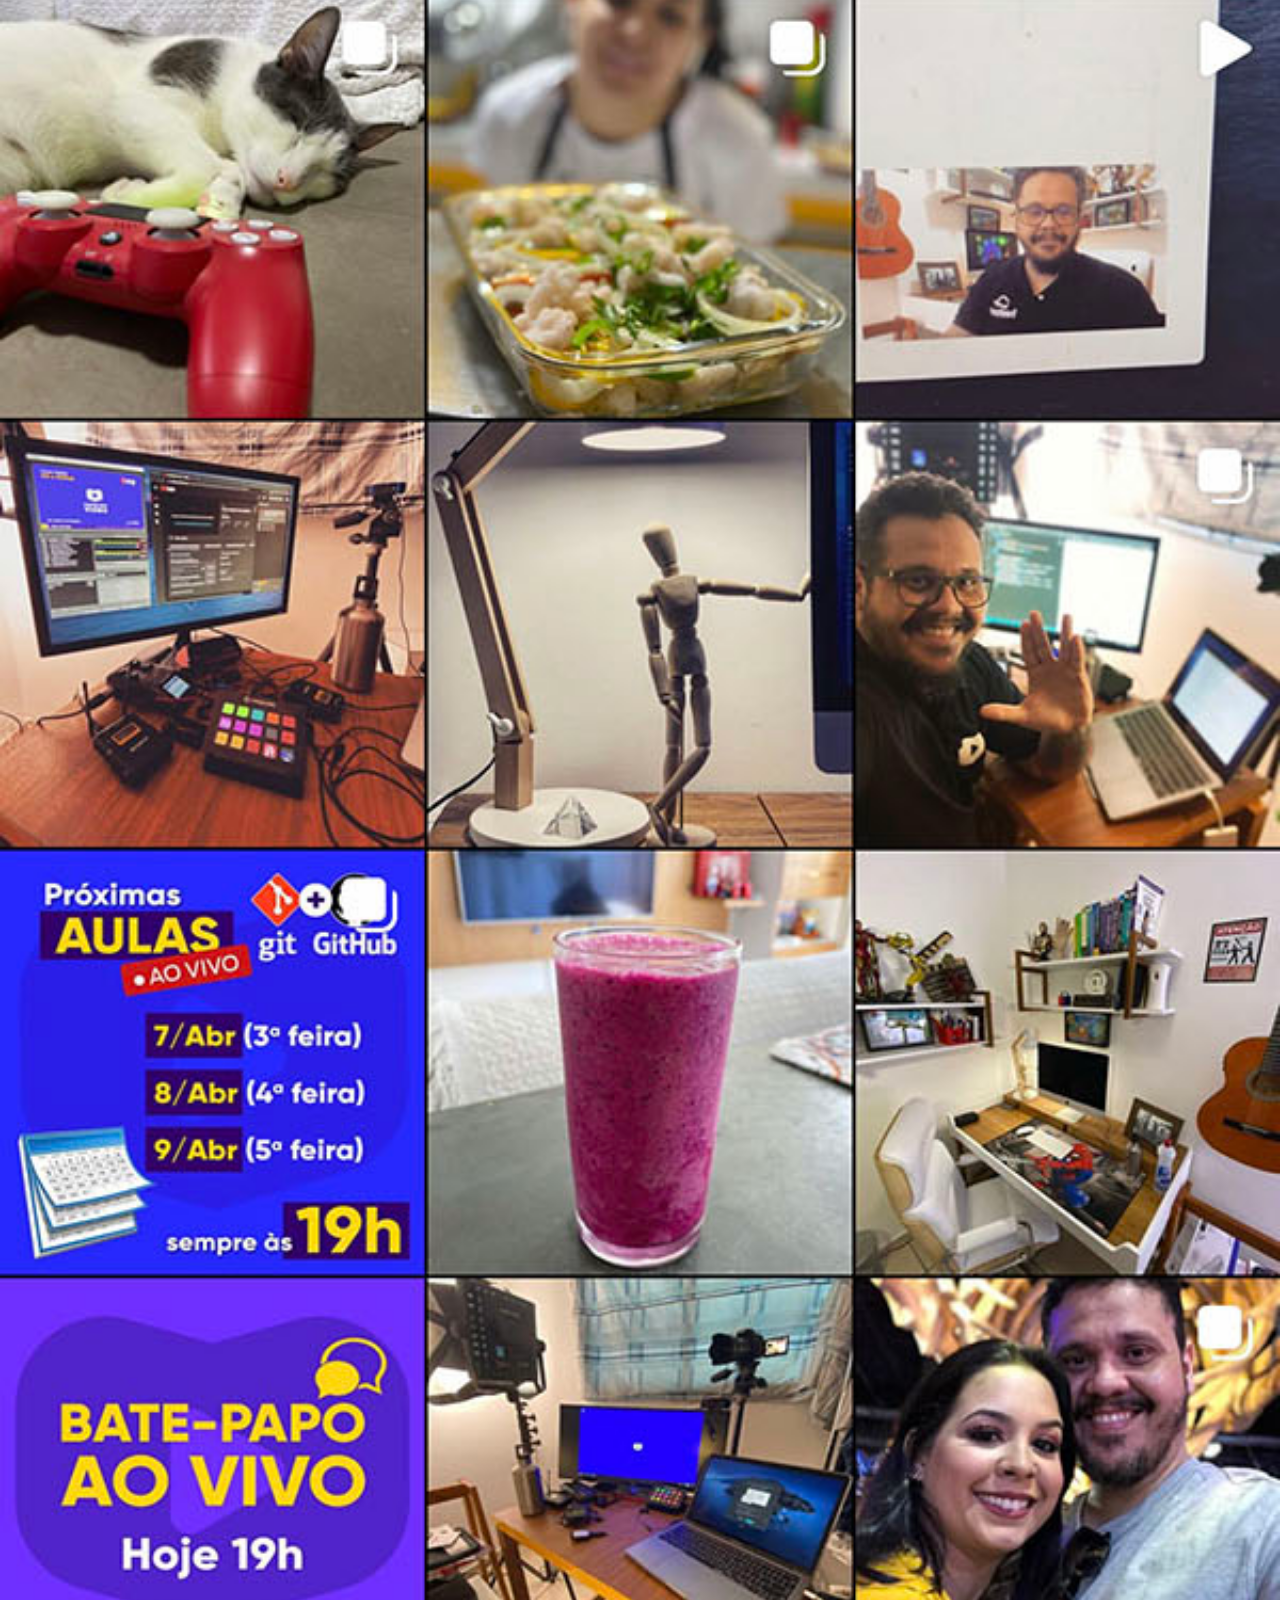
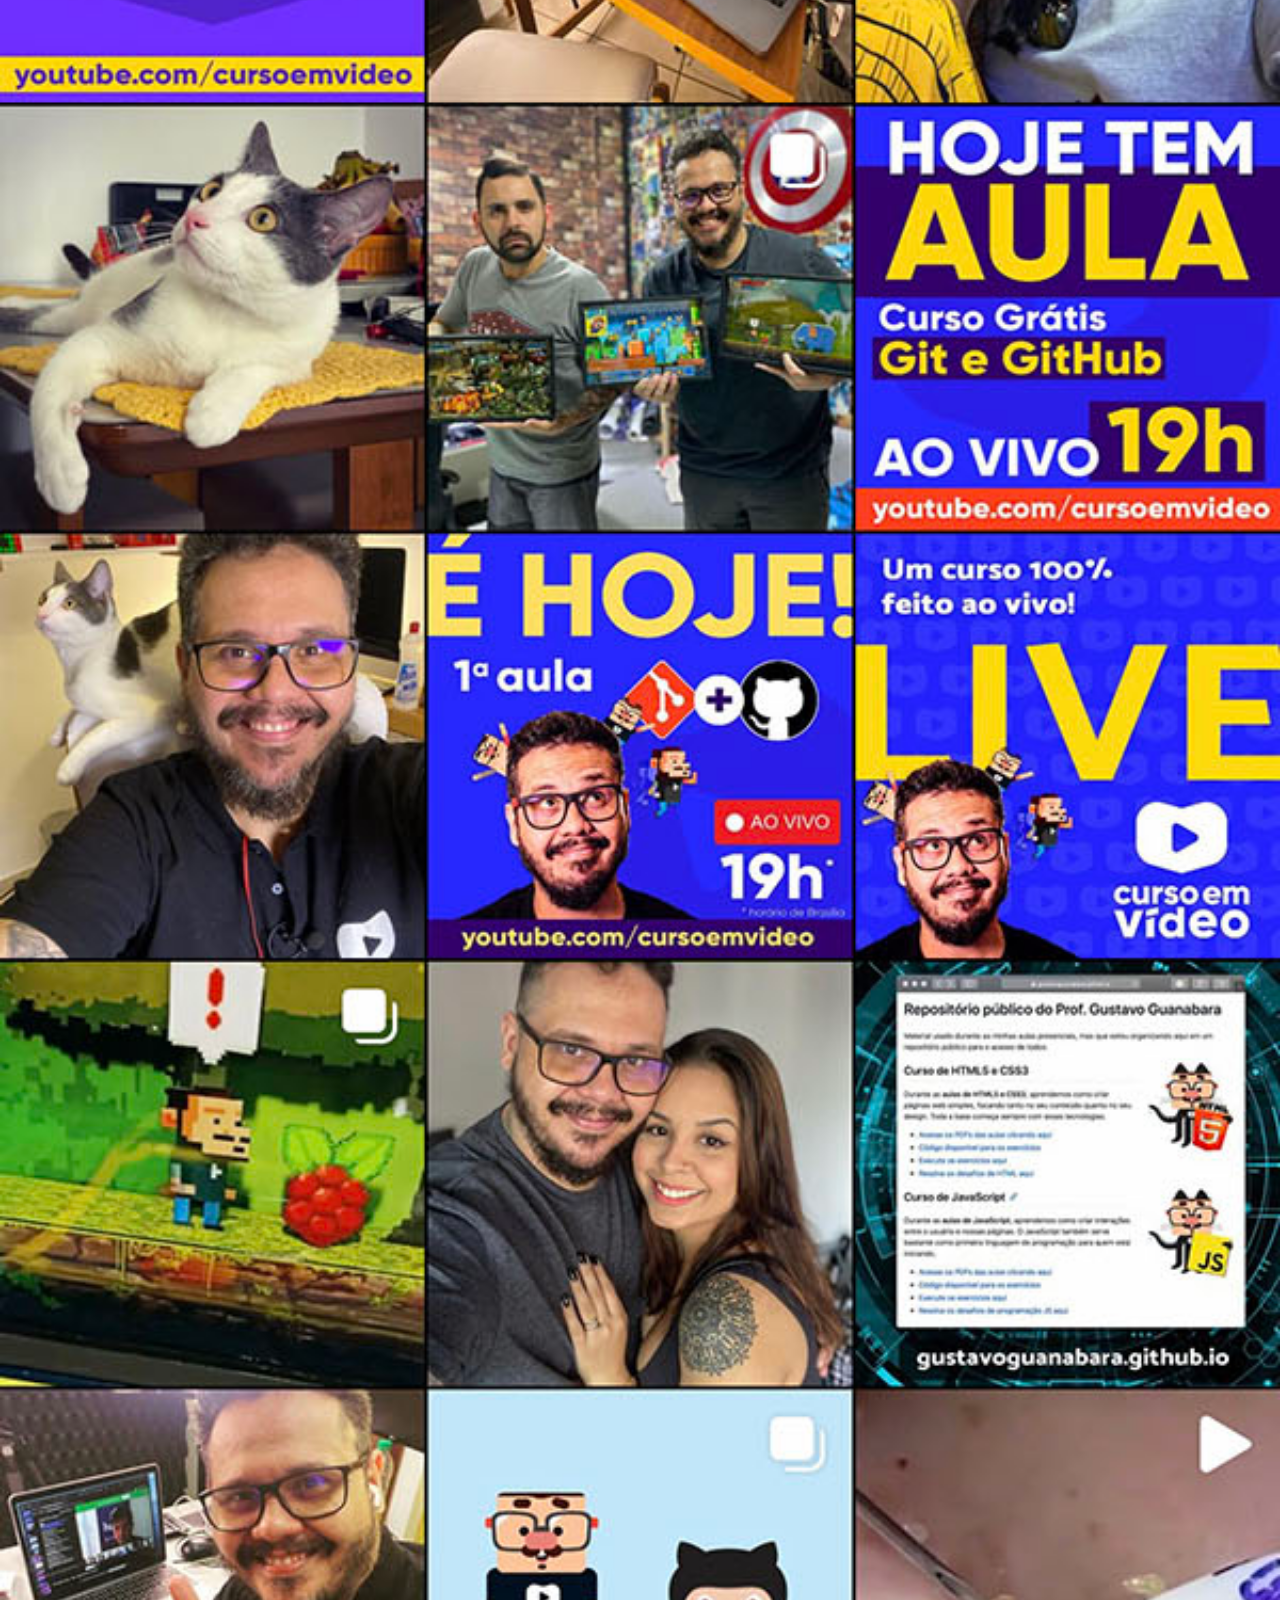
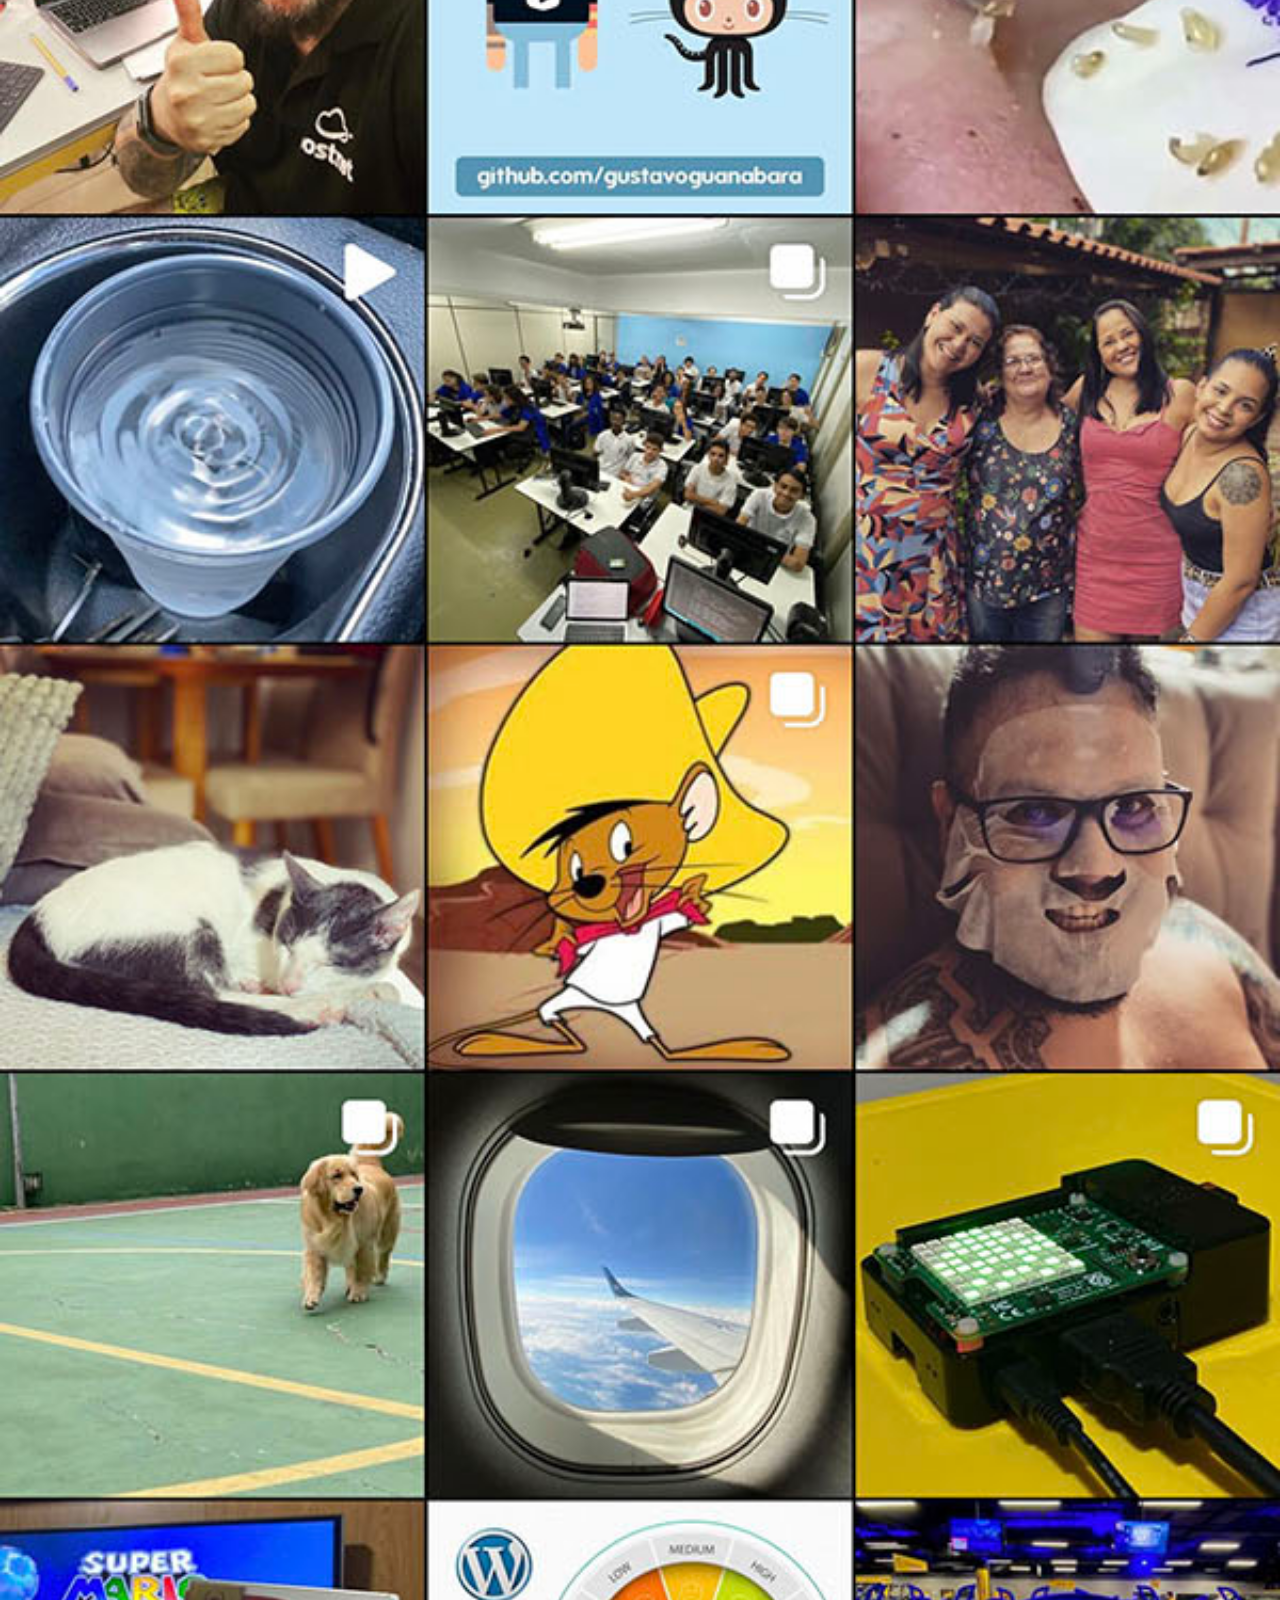
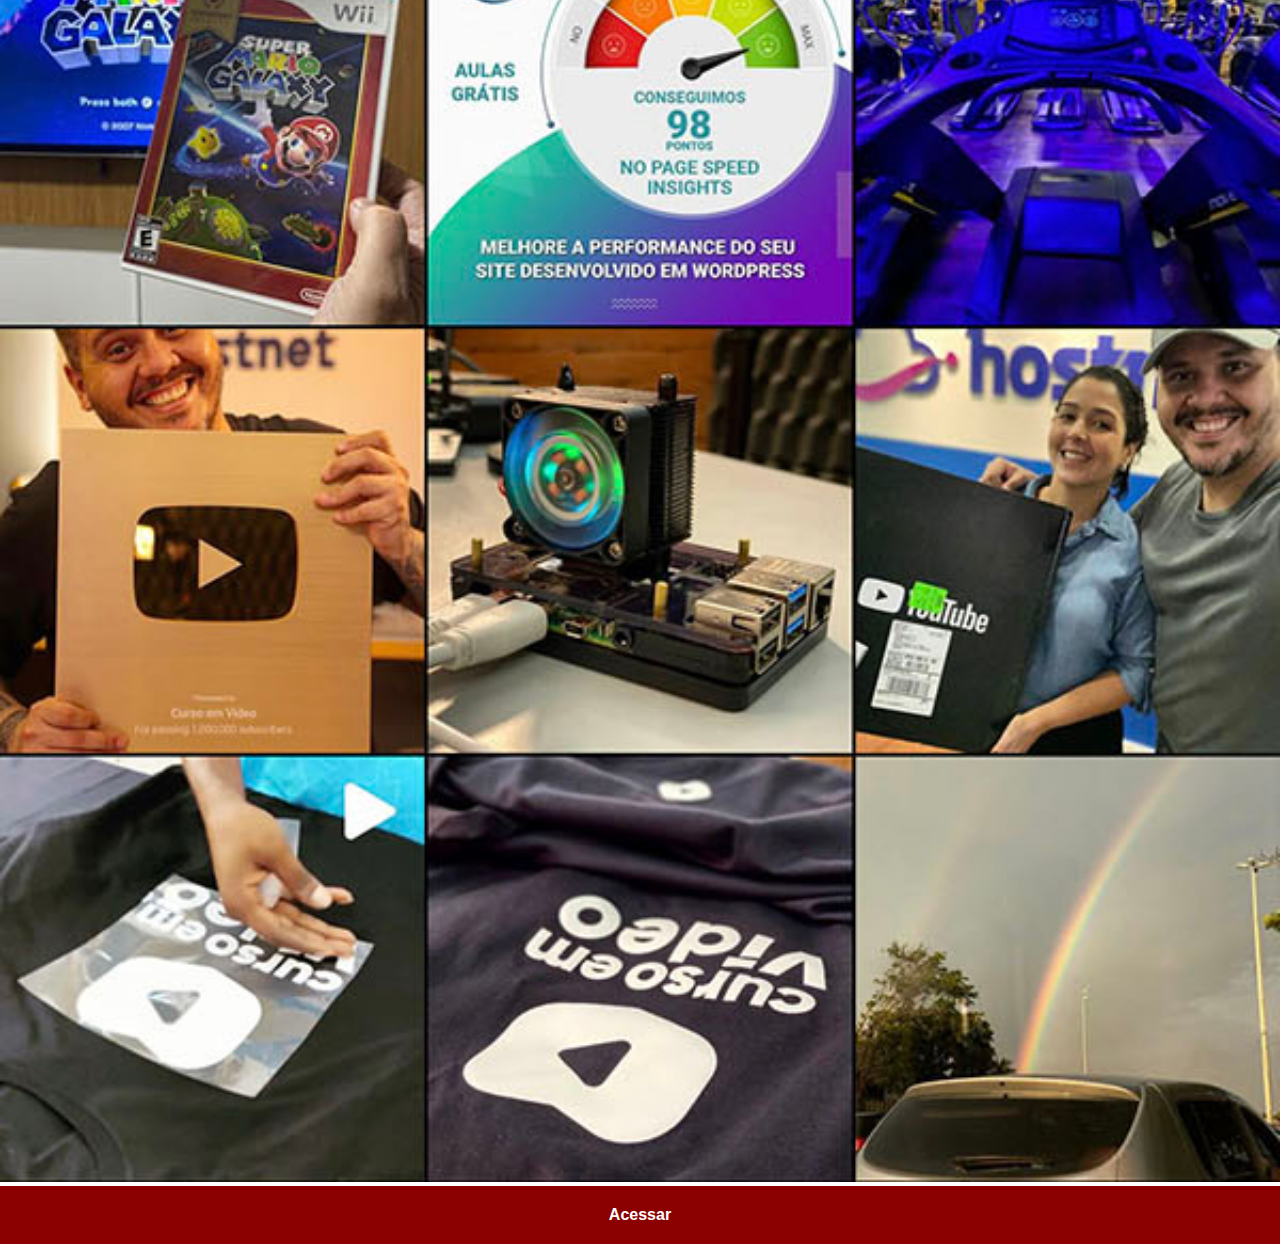
<file: instagram.html>
<!DOCTYPE html>
<html lang="en">
<head>
    <meta charset="UTF-8">
    <meta name="viewport" content="width=device-width, initial-scale=1.0">
    <title>instagram</title>

    <link rel="stylesheet" href="styles/social.css">
</head>
<body>
    <img src="imagens/tela-instagram.jpg" alt="">
    <a href="https://www.instagram.com/gustavoguanabara/" target="_blank">Acessar</a>
</body>
</html>
</file>
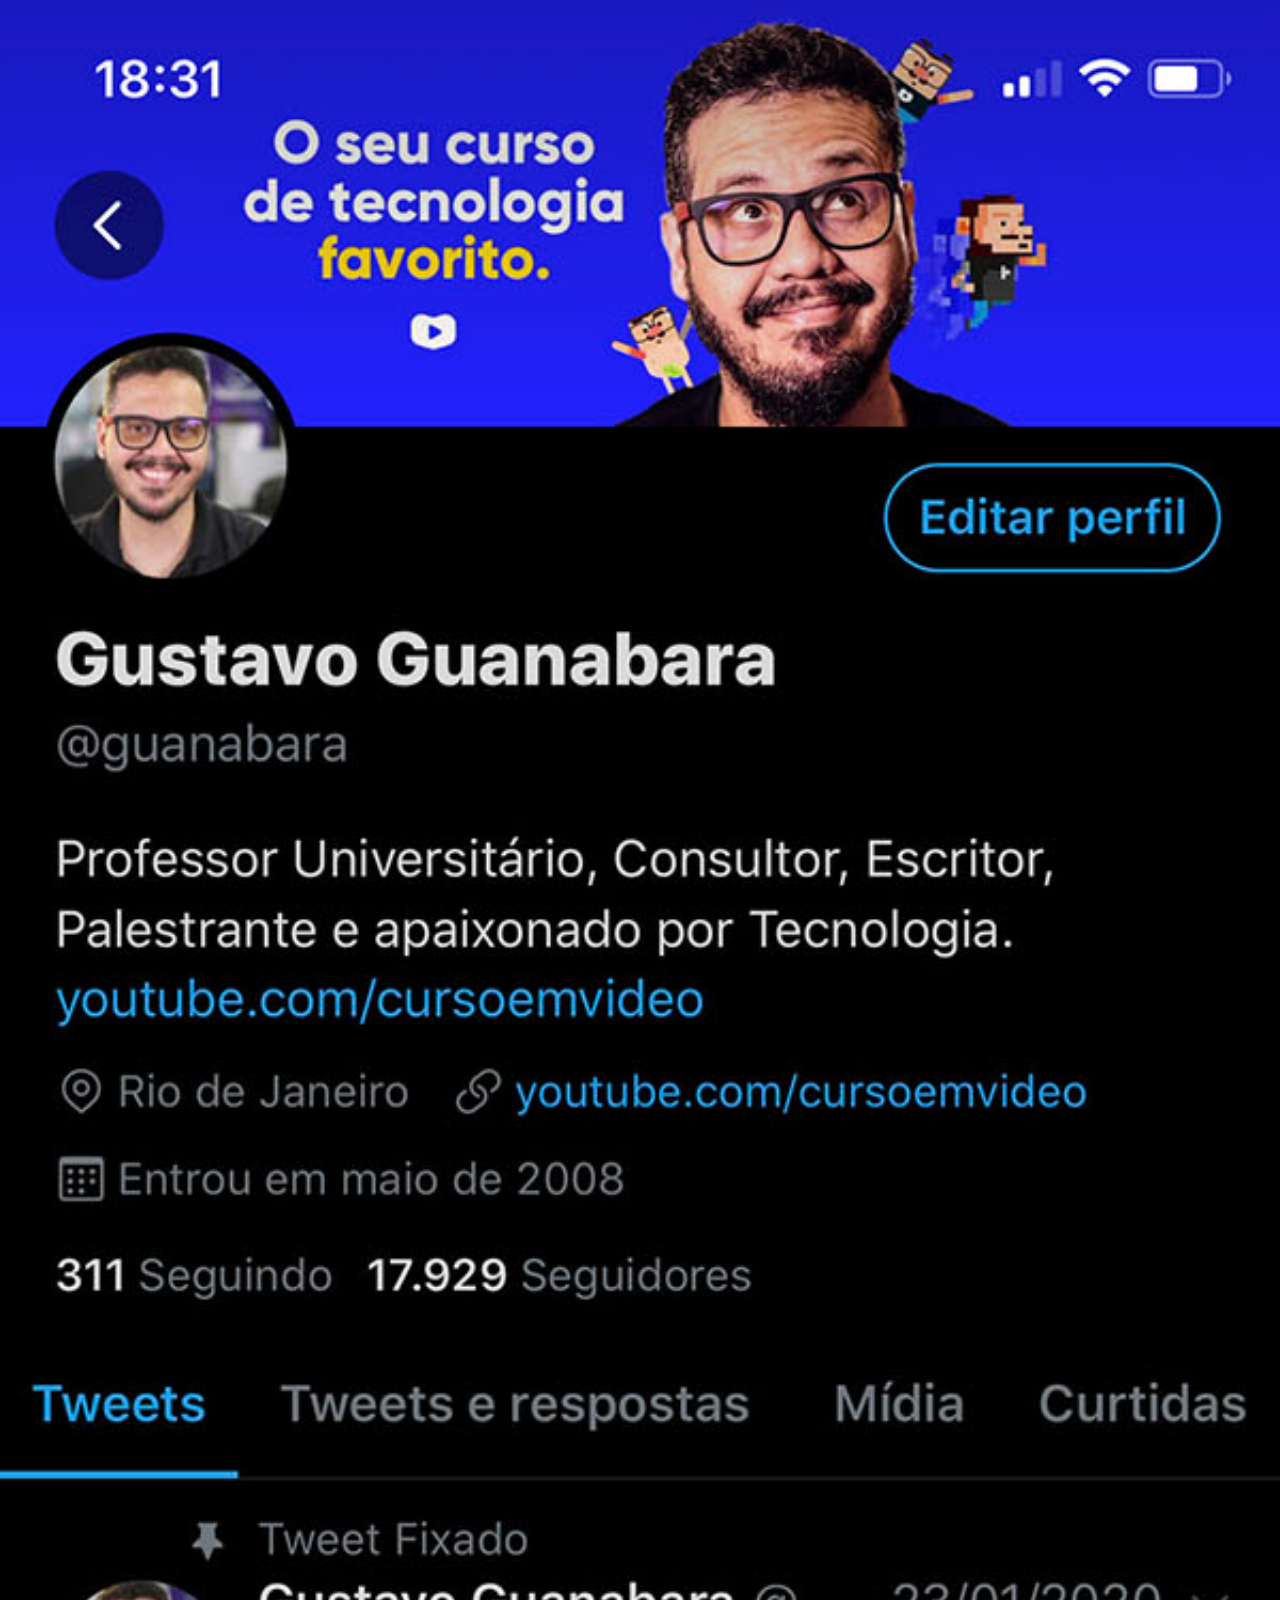
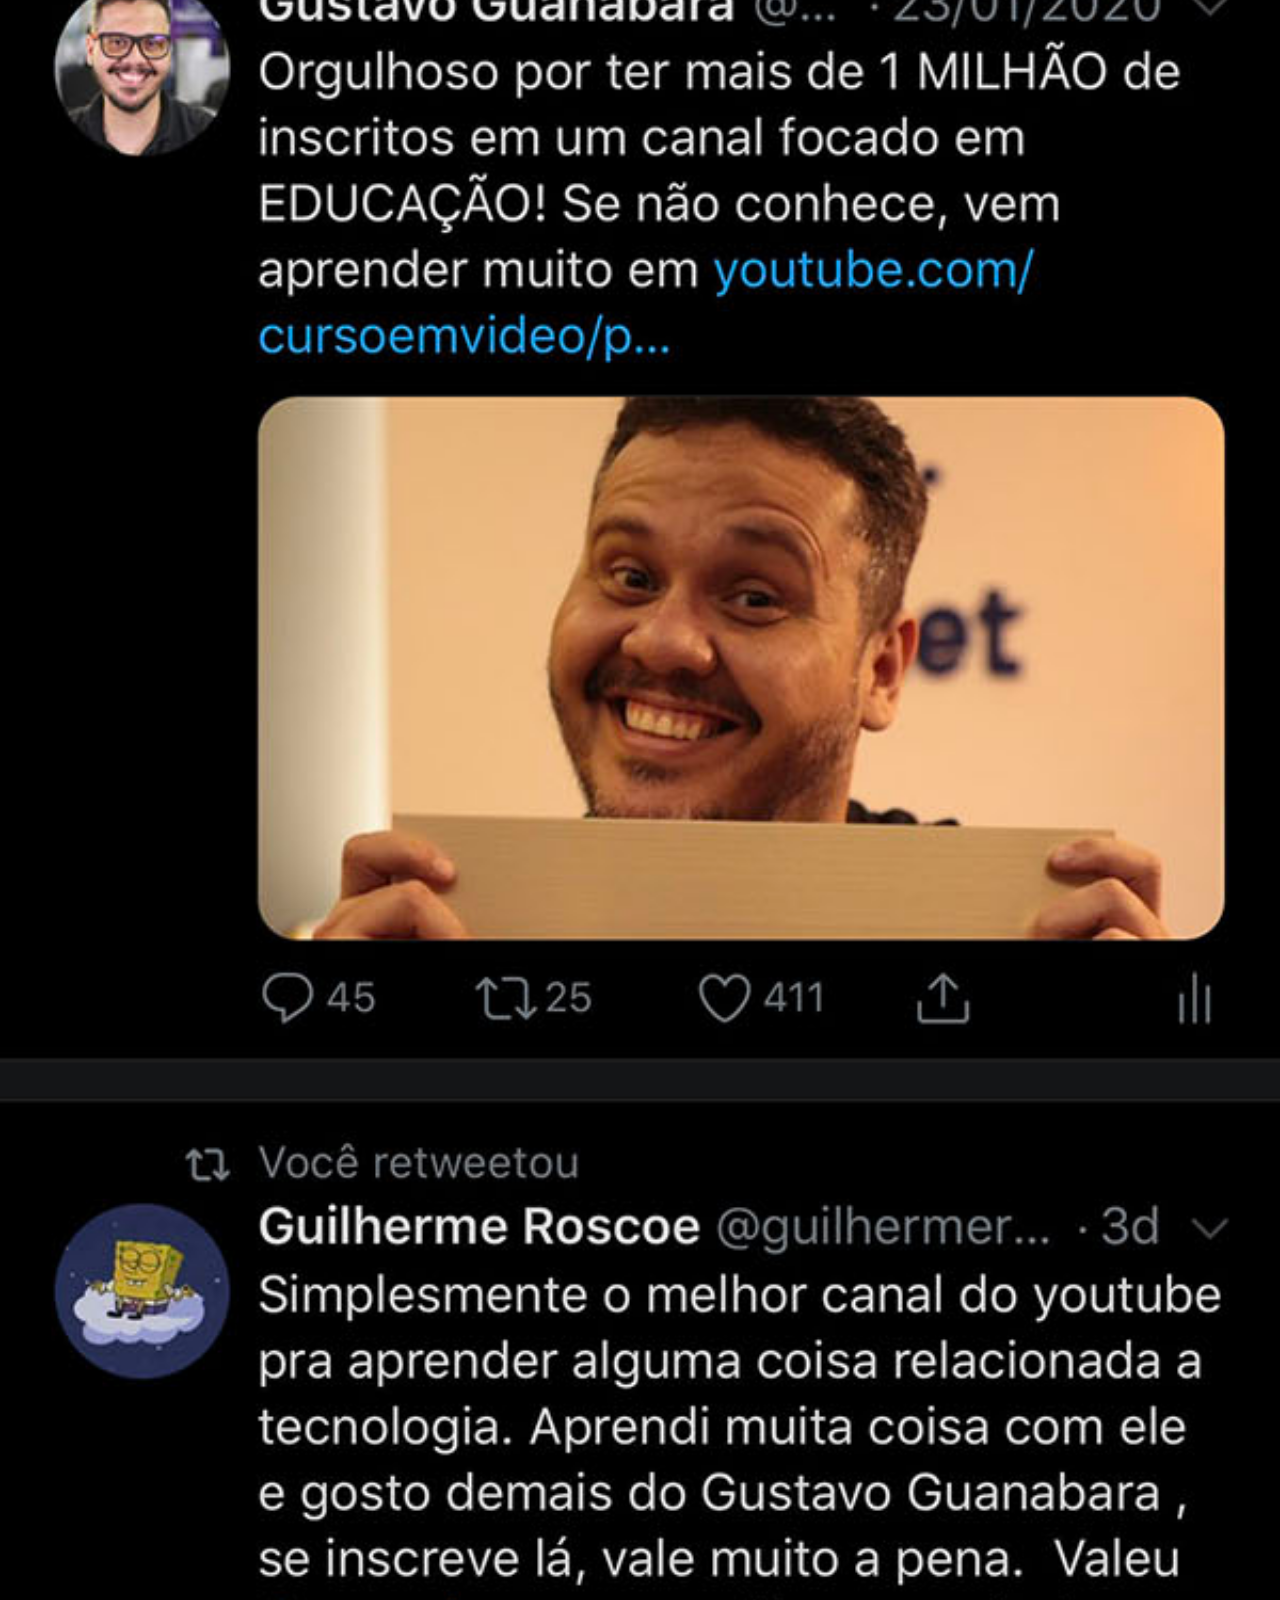
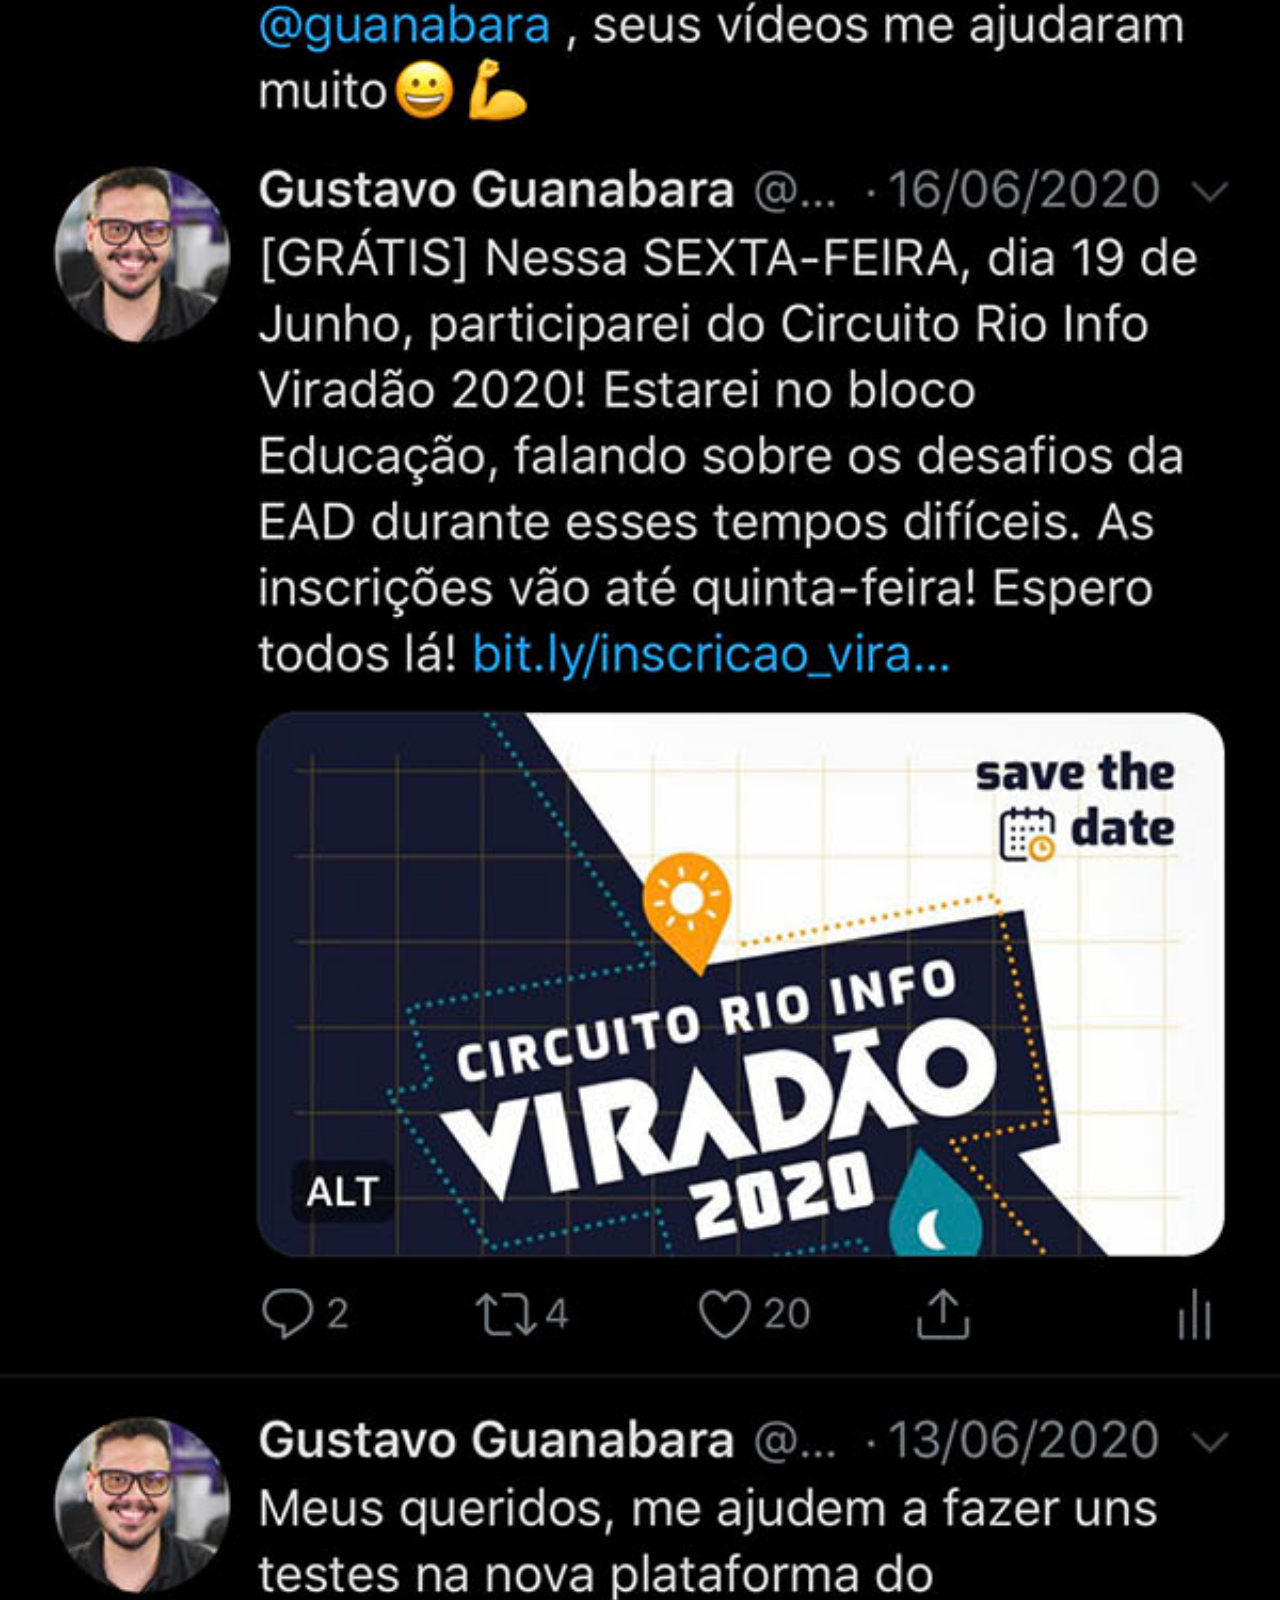
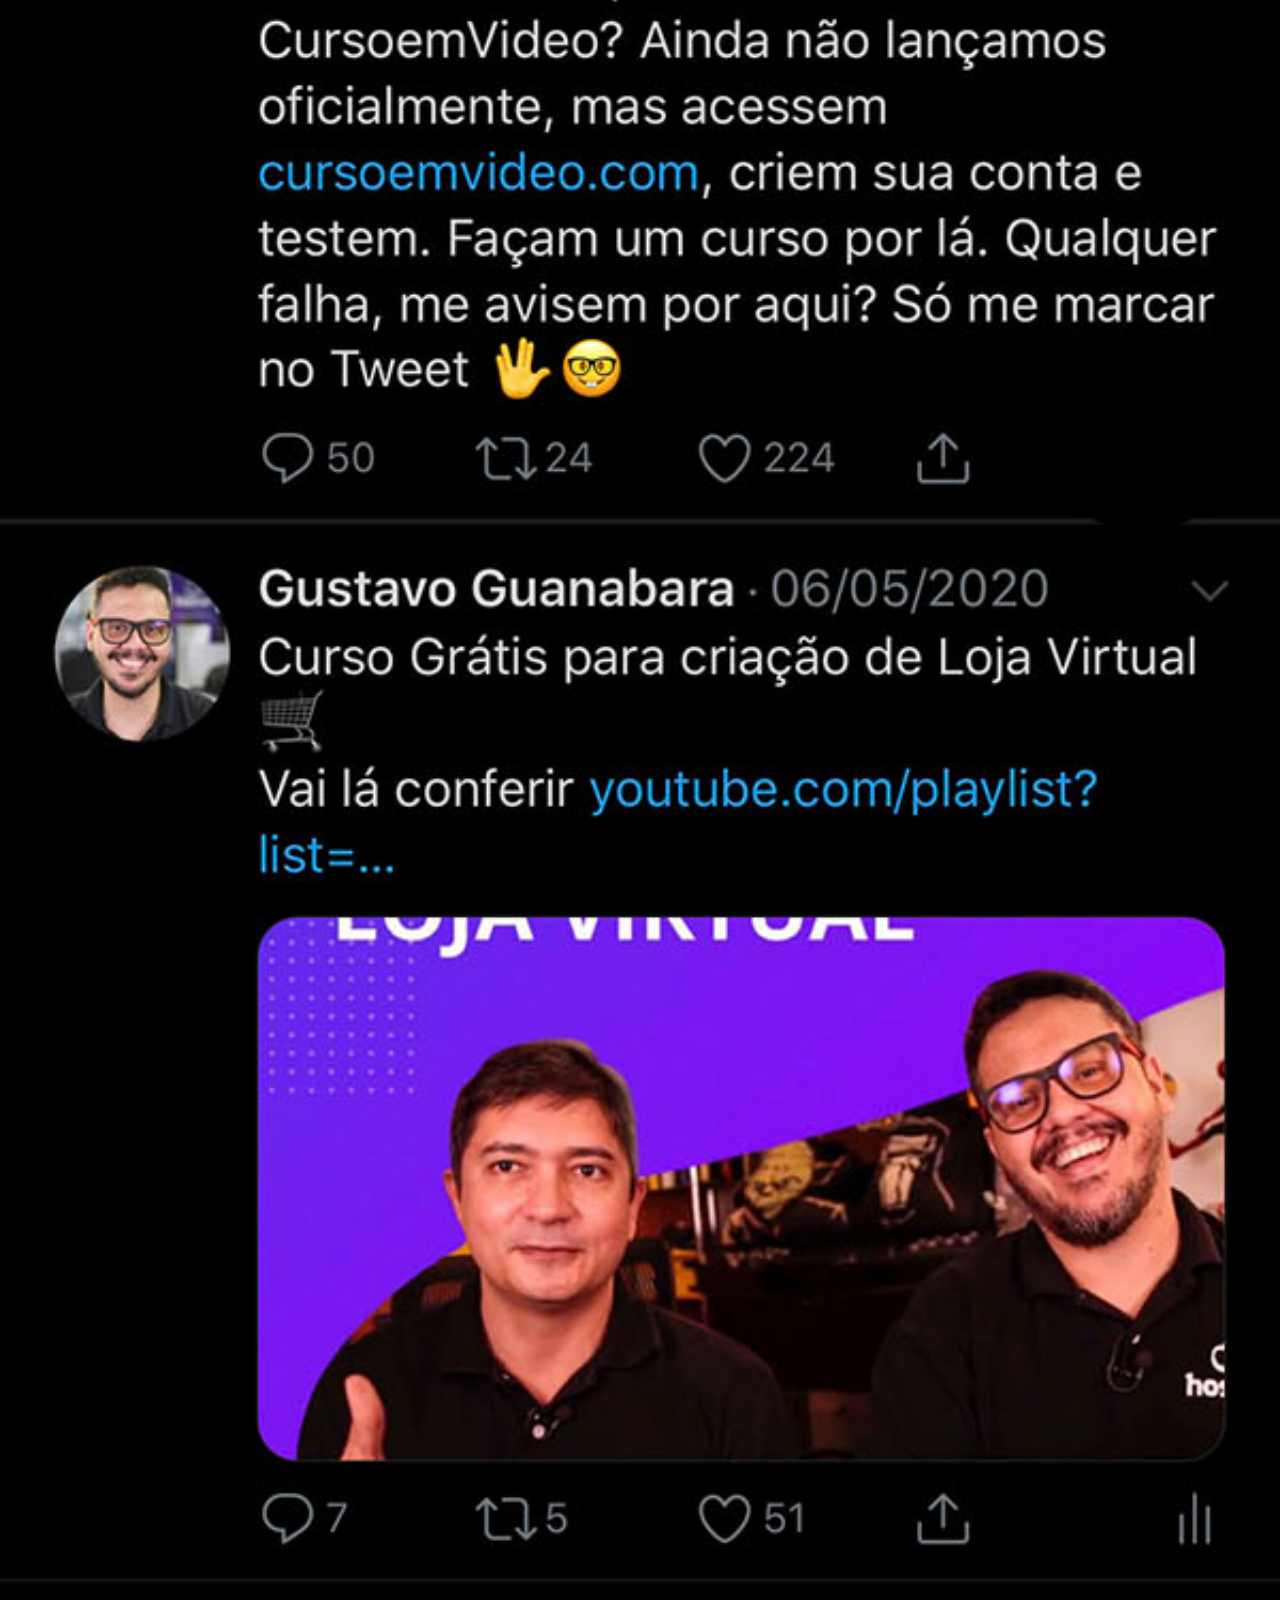
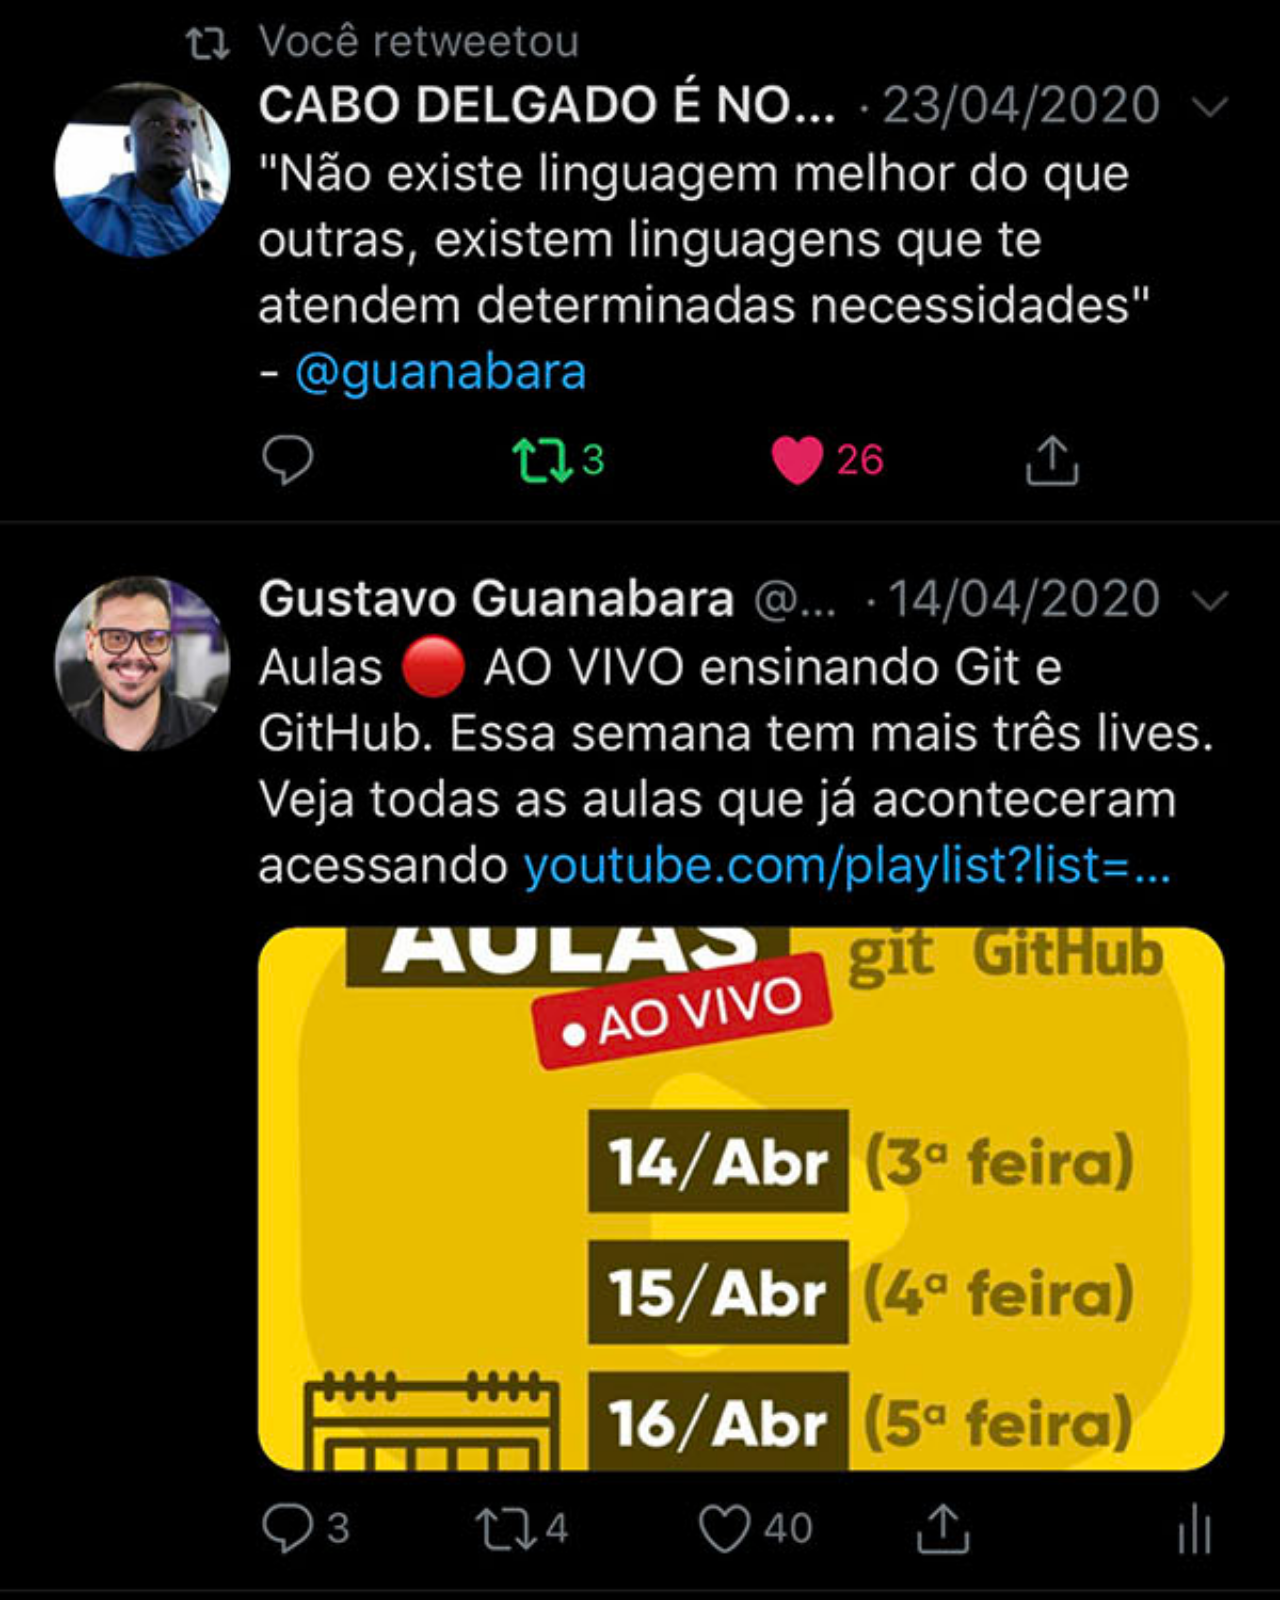
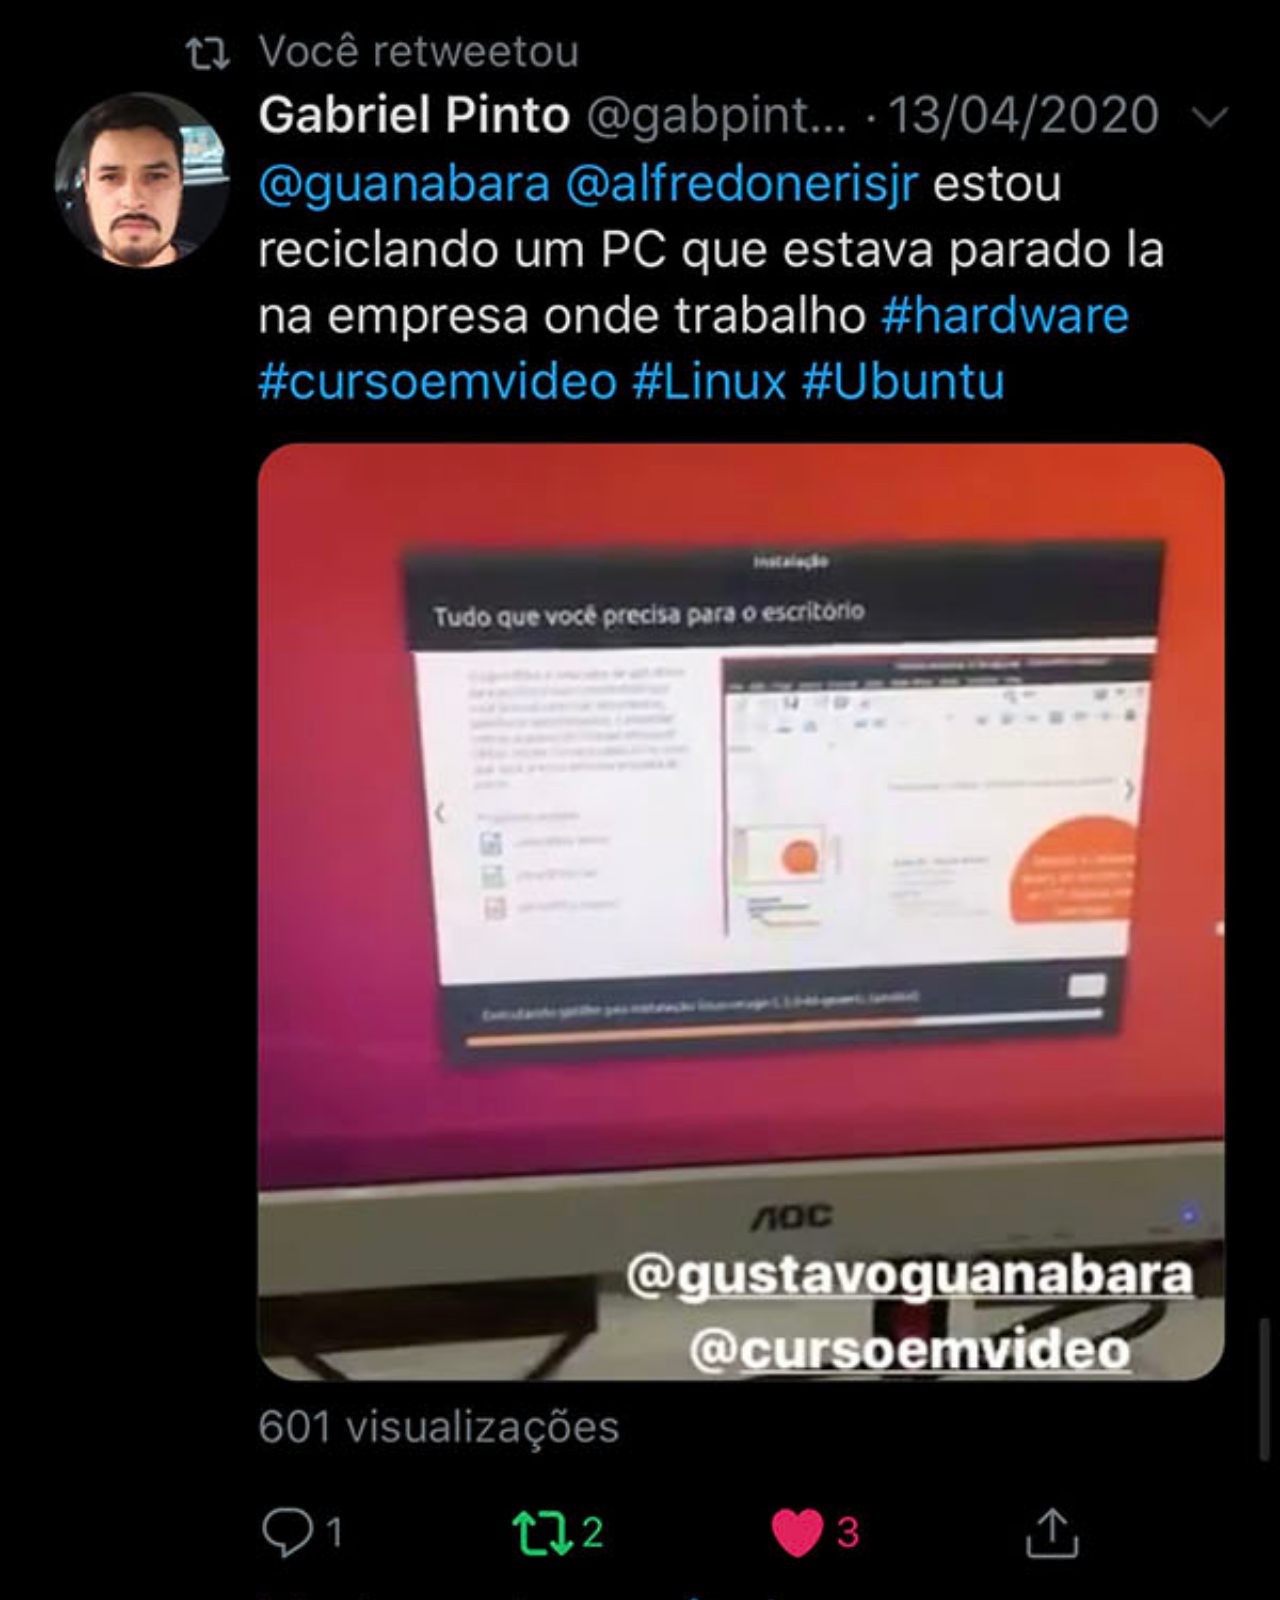
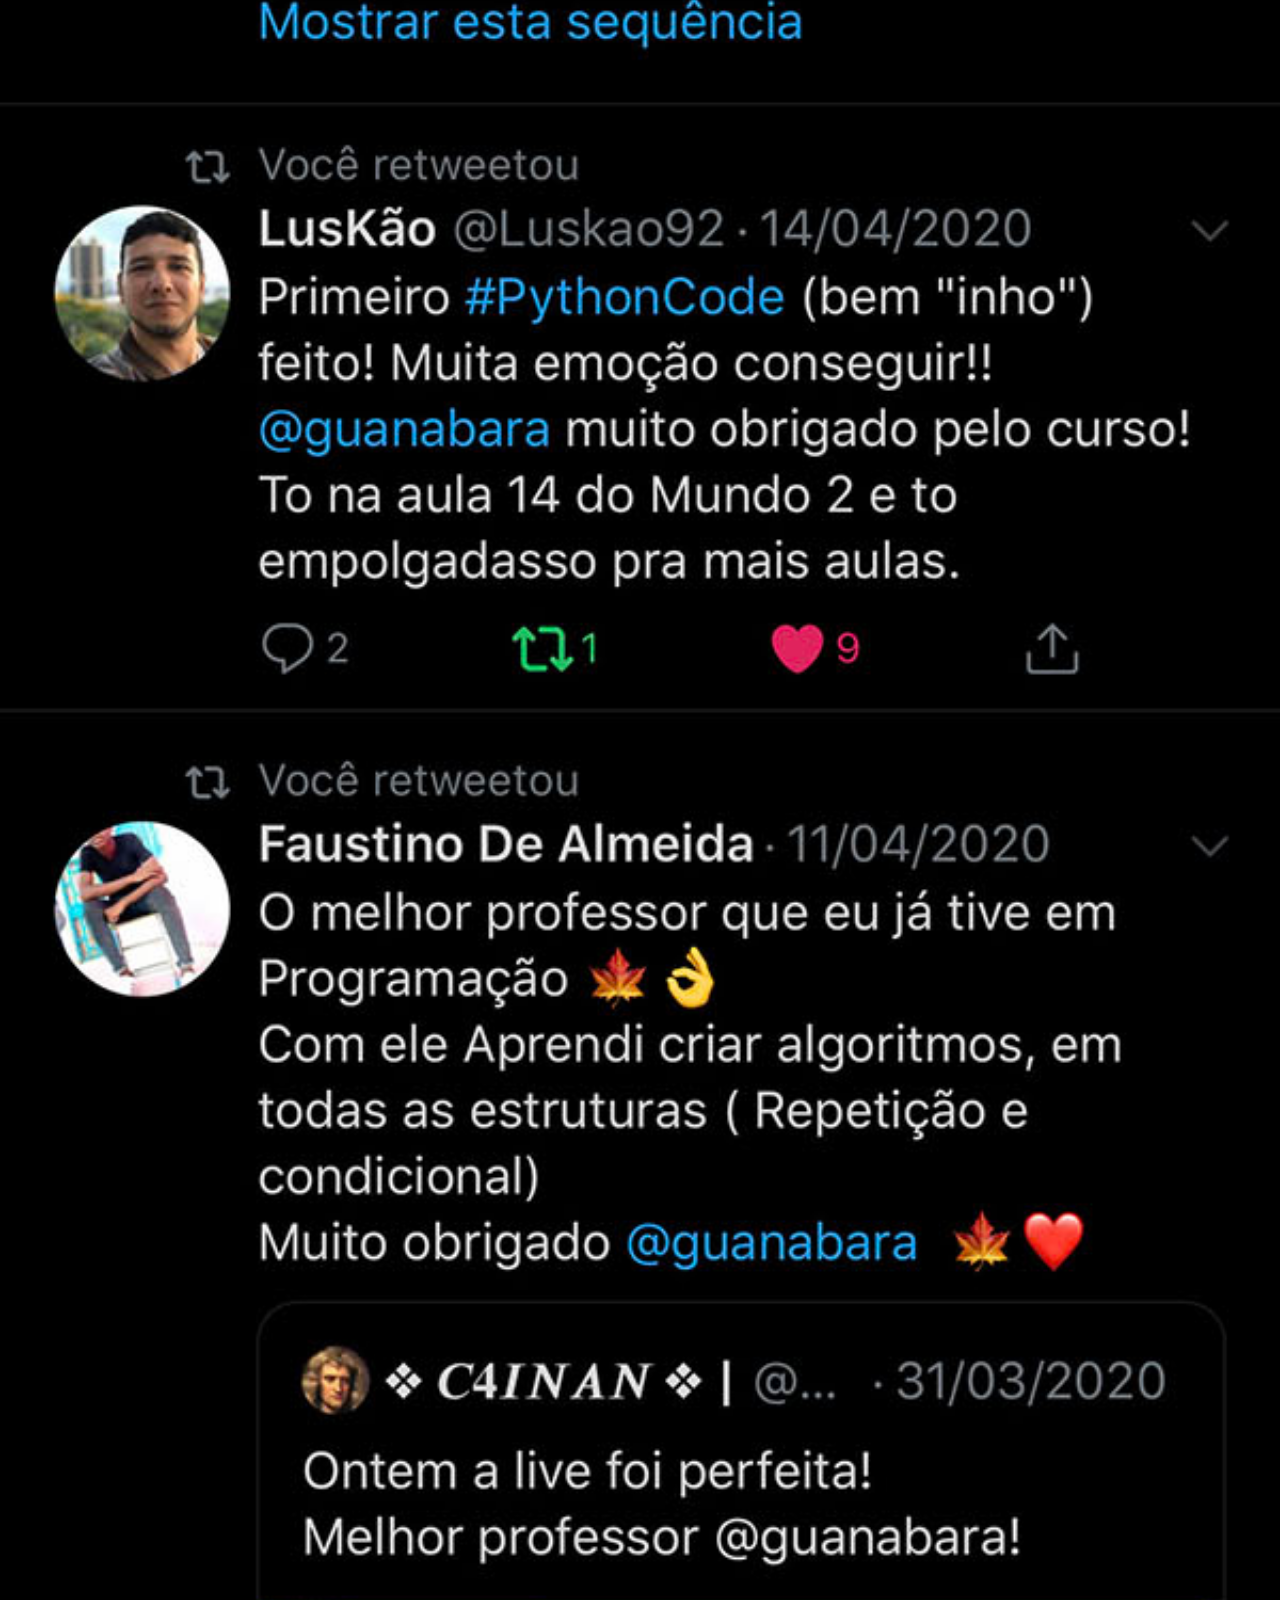
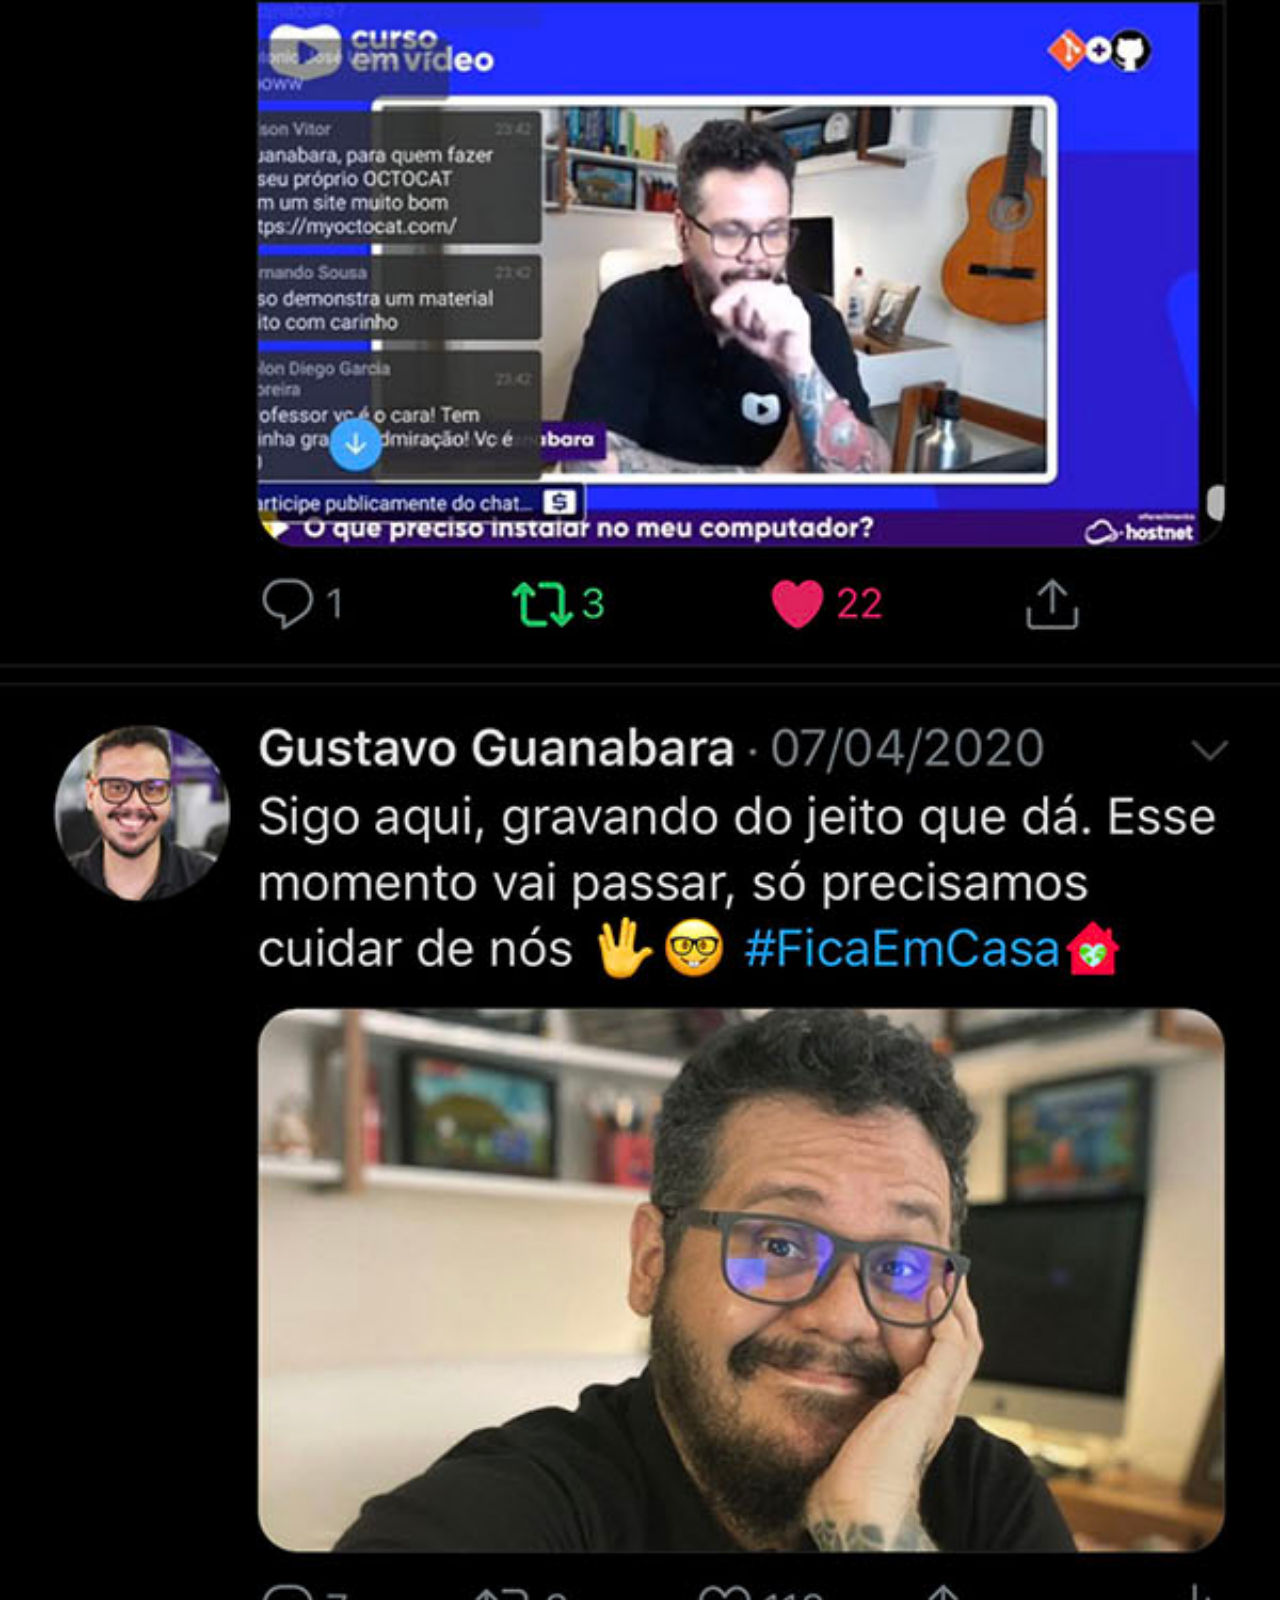
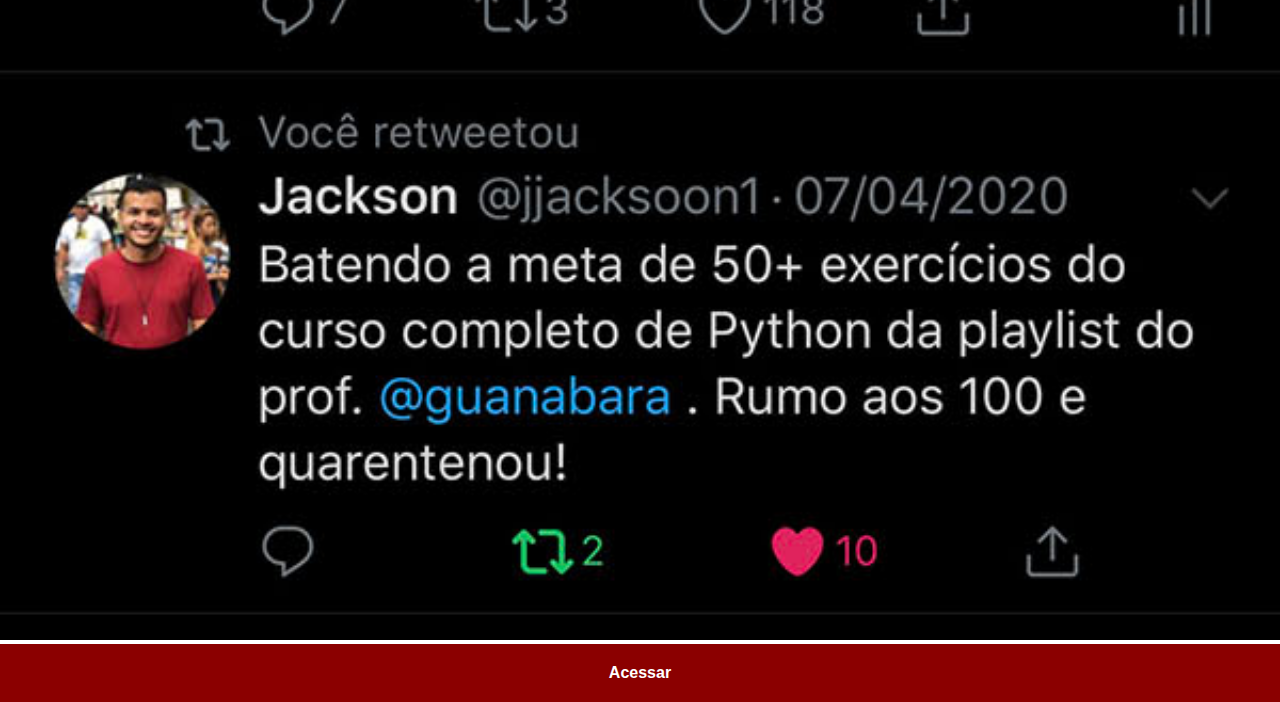
<file: twitter.html>
<!DOCTYPE html>
<html lang="en">
<head>
    <meta charset="UTF-8">
    <meta name="viewport" content="width=device-width, initial-scale=1.0">
    <title>twitter</title>

    <link rel="stylesheet" href="styles/social.css">
</head>
<body>
    <img src="imagens/tela-twitter.jpg" alt="">
    <a href="https://twitter.com" target="_blank">Acessar</a>
</body>
</html>
</file>
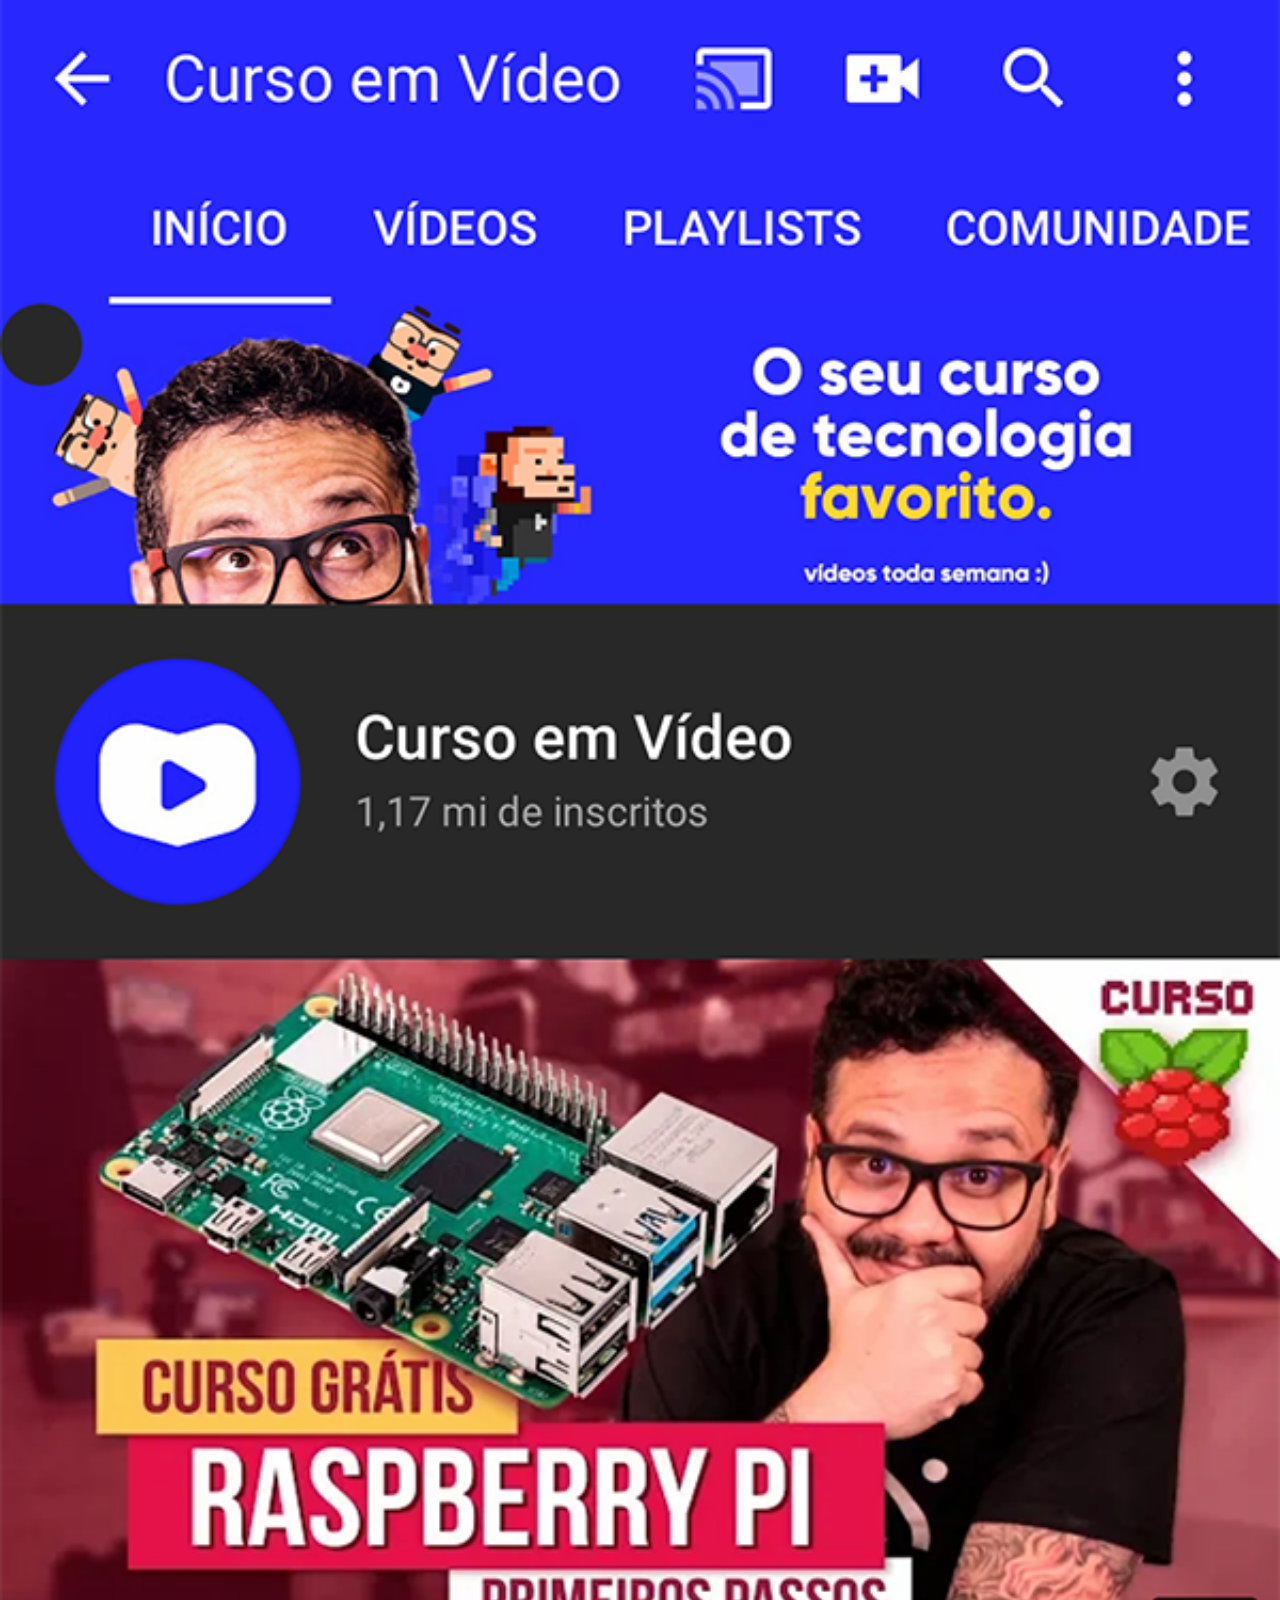
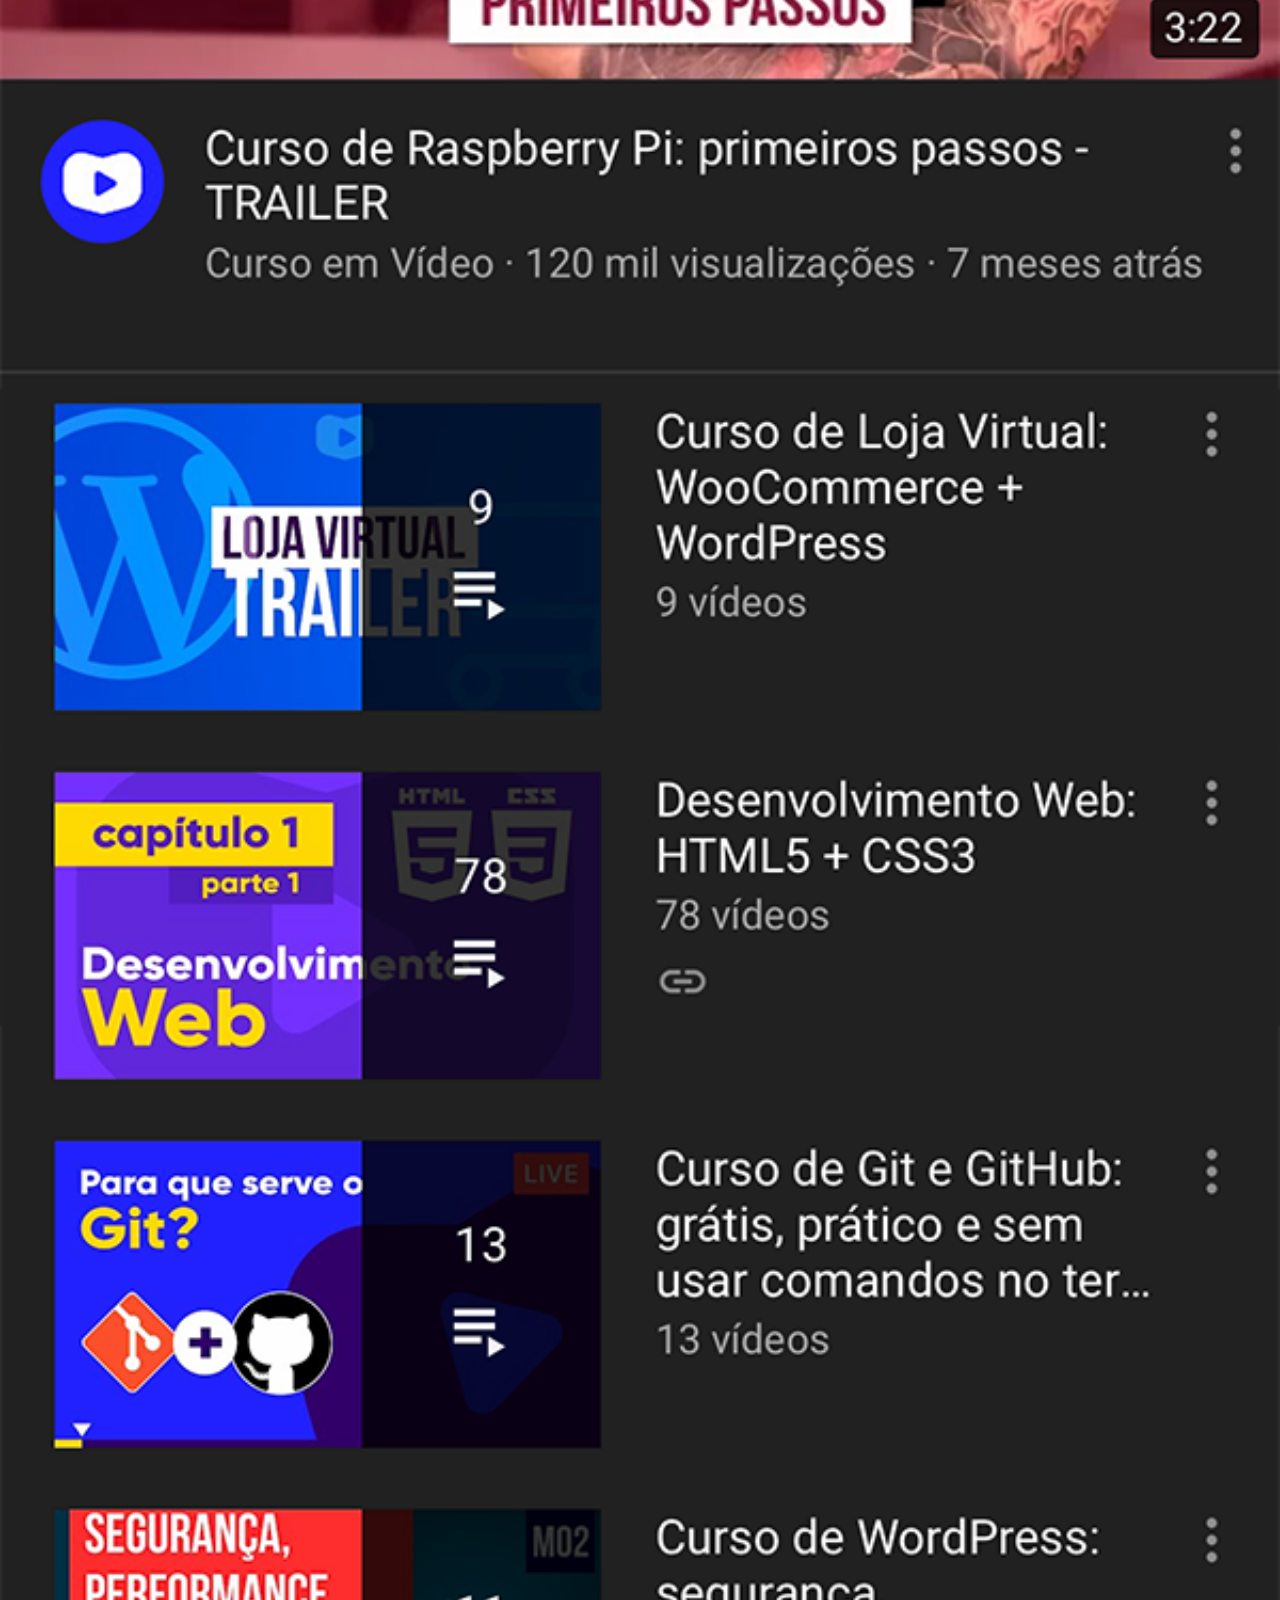
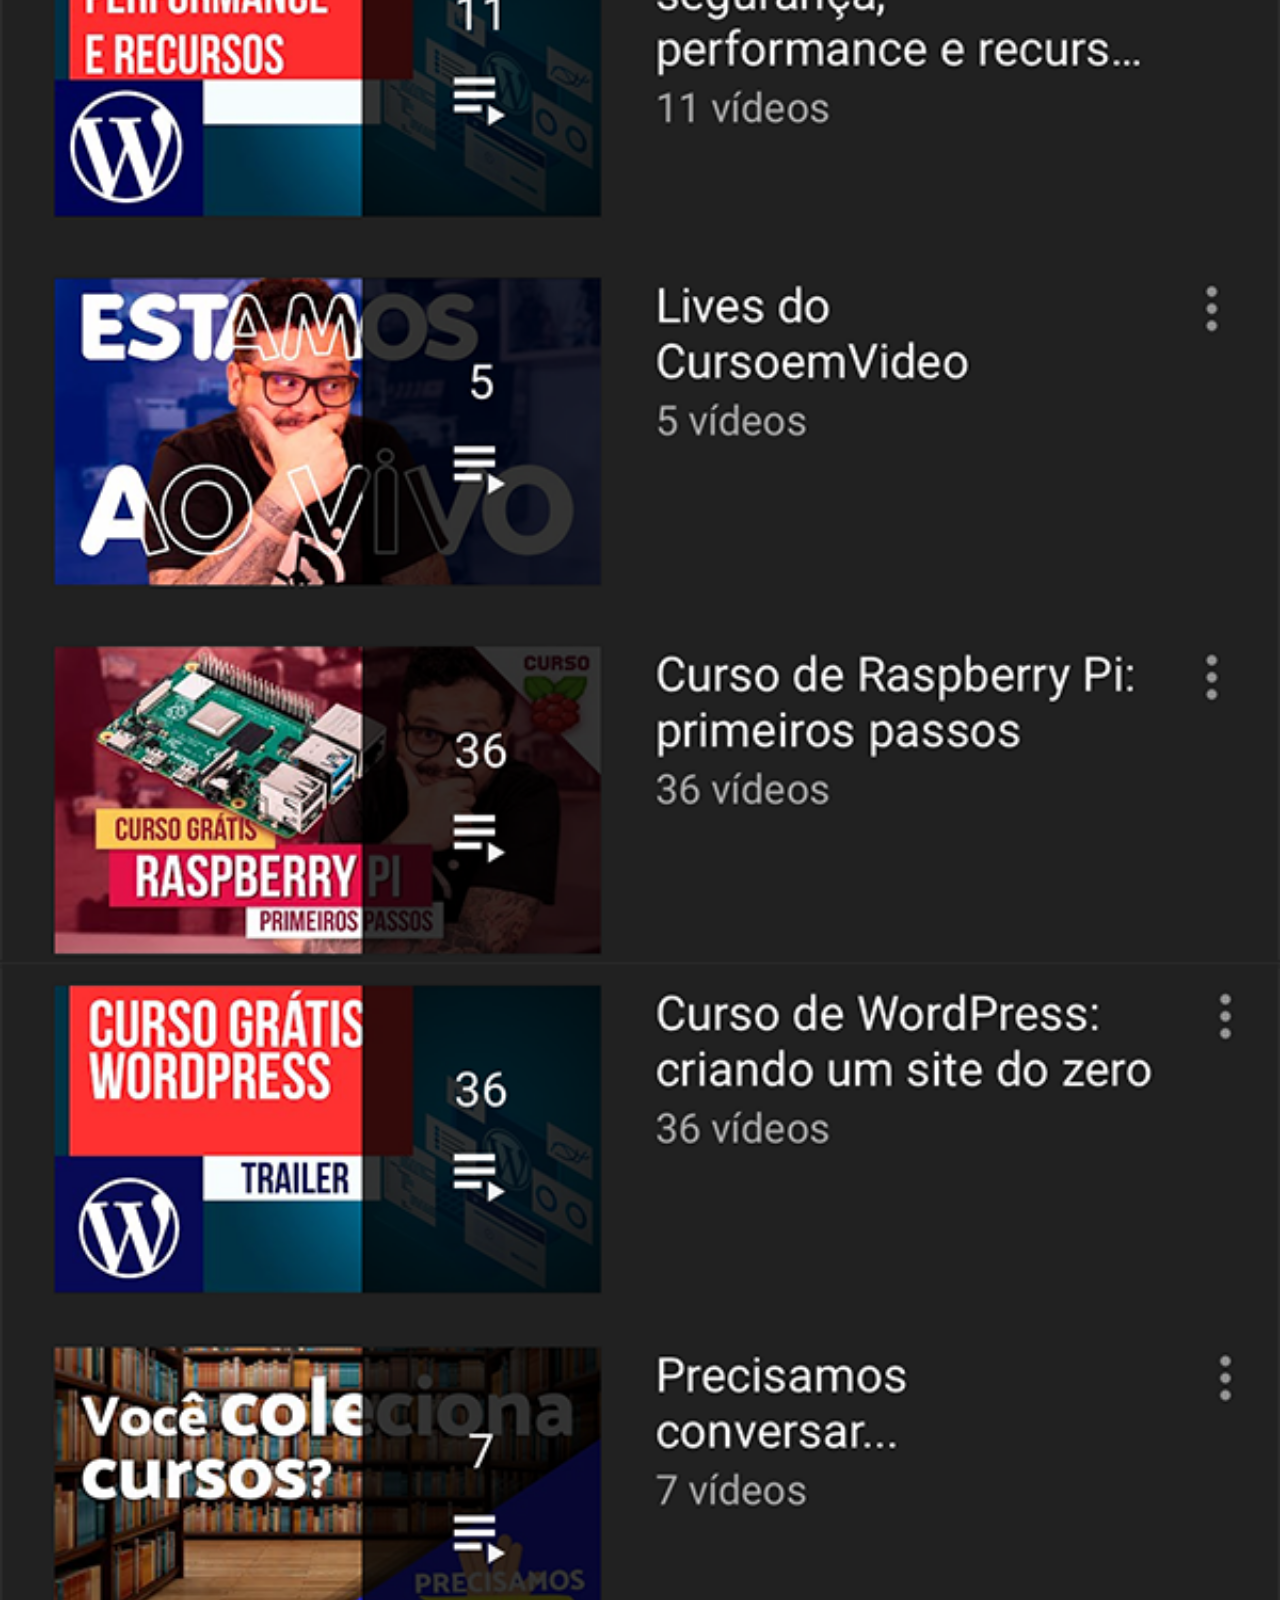
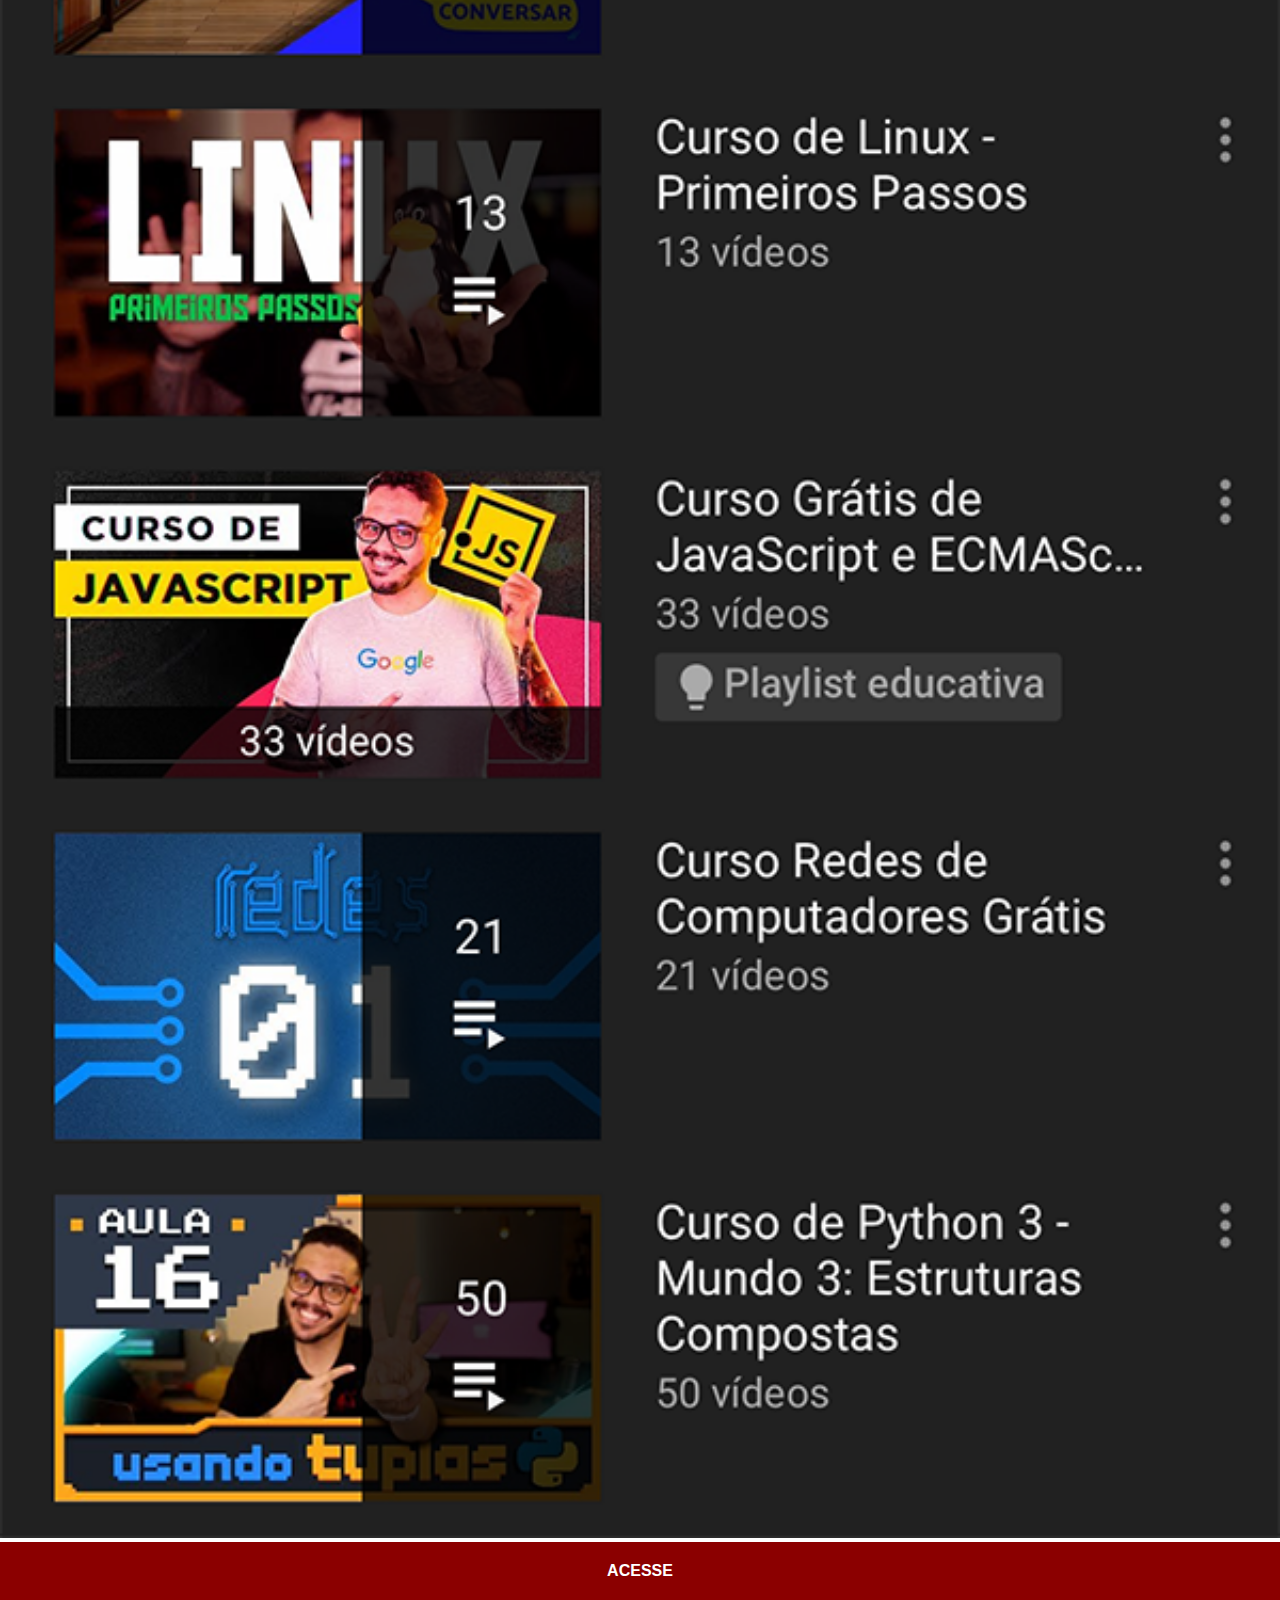
<file: youtube.html>
<!DOCTYPE html>
<html lang="en">
<head>
    <meta charset="UTF-8">
    <meta name="viewport" content="width=device-width, initial-scale=1.0">
    <title>Youtube</title>

<link rel="stylesheet" href="styles/social.css">

</head>
<body>
    <img src="imagens/tela-youtube.png" alt="">
    <a href="https://www.youtube.com/@CursoemVideo/playlists" target="_blank">ACESSE</a>
</body>
</html>
</file>
<file: styles/style.css>
@charset "UTF-8";

*{
    margin: 0px;
    padding: 0px;
    font-family: Arial, Helvetica, sans-serif;
}

html, body {
    height: 100vh;
    width: 100vw;
    background-color: black;
}

body {
    background: url(../imagens/fundo-madeira.jpg) no-repeat top center;
    background-size: cover;
    background-attachment: fixed;
}

main {
    position: relative;
    height: 100vh;
}

#telefone {
    position: absolute;
    top: 50%;
    left: 50%;
    transform: translate(-50%, -50%);

    height: 627px;
    width: 311px;
    background: url('../imagens/frame-iphone.png') no-repeat;
}

#tela {
    position: relative;
    top: 80px;
    left: 22px;
    width: 269px;
    height: 471px;
}

#redes-sociais {
    text-align: right;
}

#redes-sociais img {
    width: 50px;
    margin: 10px;
    border-radius: 50%;
    box-shadow: 2px 2px 5px rgba(0, 0, 0, 0.4);
    box-sizing: border-box;
}

#redes-sociais img:hover {
    border: 2px solid rgba(255, 255, 255, 0.603);
    transform: translate(-3px, -3px);
    box-shadow: 5px 5px 10px rgba(0, 0, 0, 0.616);
    transition: transform .3s, border 1s;
}
</file>
<file: styles/social.css>
@charset "UTF-8";

* {
  margin: 0px;
  padding: 0px;
  font-family: Arial, Helvetica, sans-serif;
}

::-webkit-scrollbar {
  width: 0px;
  height: 0px;
}

img {
  width: 100vw;
}

a {
  display: block;
  background-color: darkred;
  color: white;
  padding: 20px;
  text-align: center;
  font-weight: bolder;
  text-decoration: none;
}

a:hover {
  background-color: red;
}
</file>
